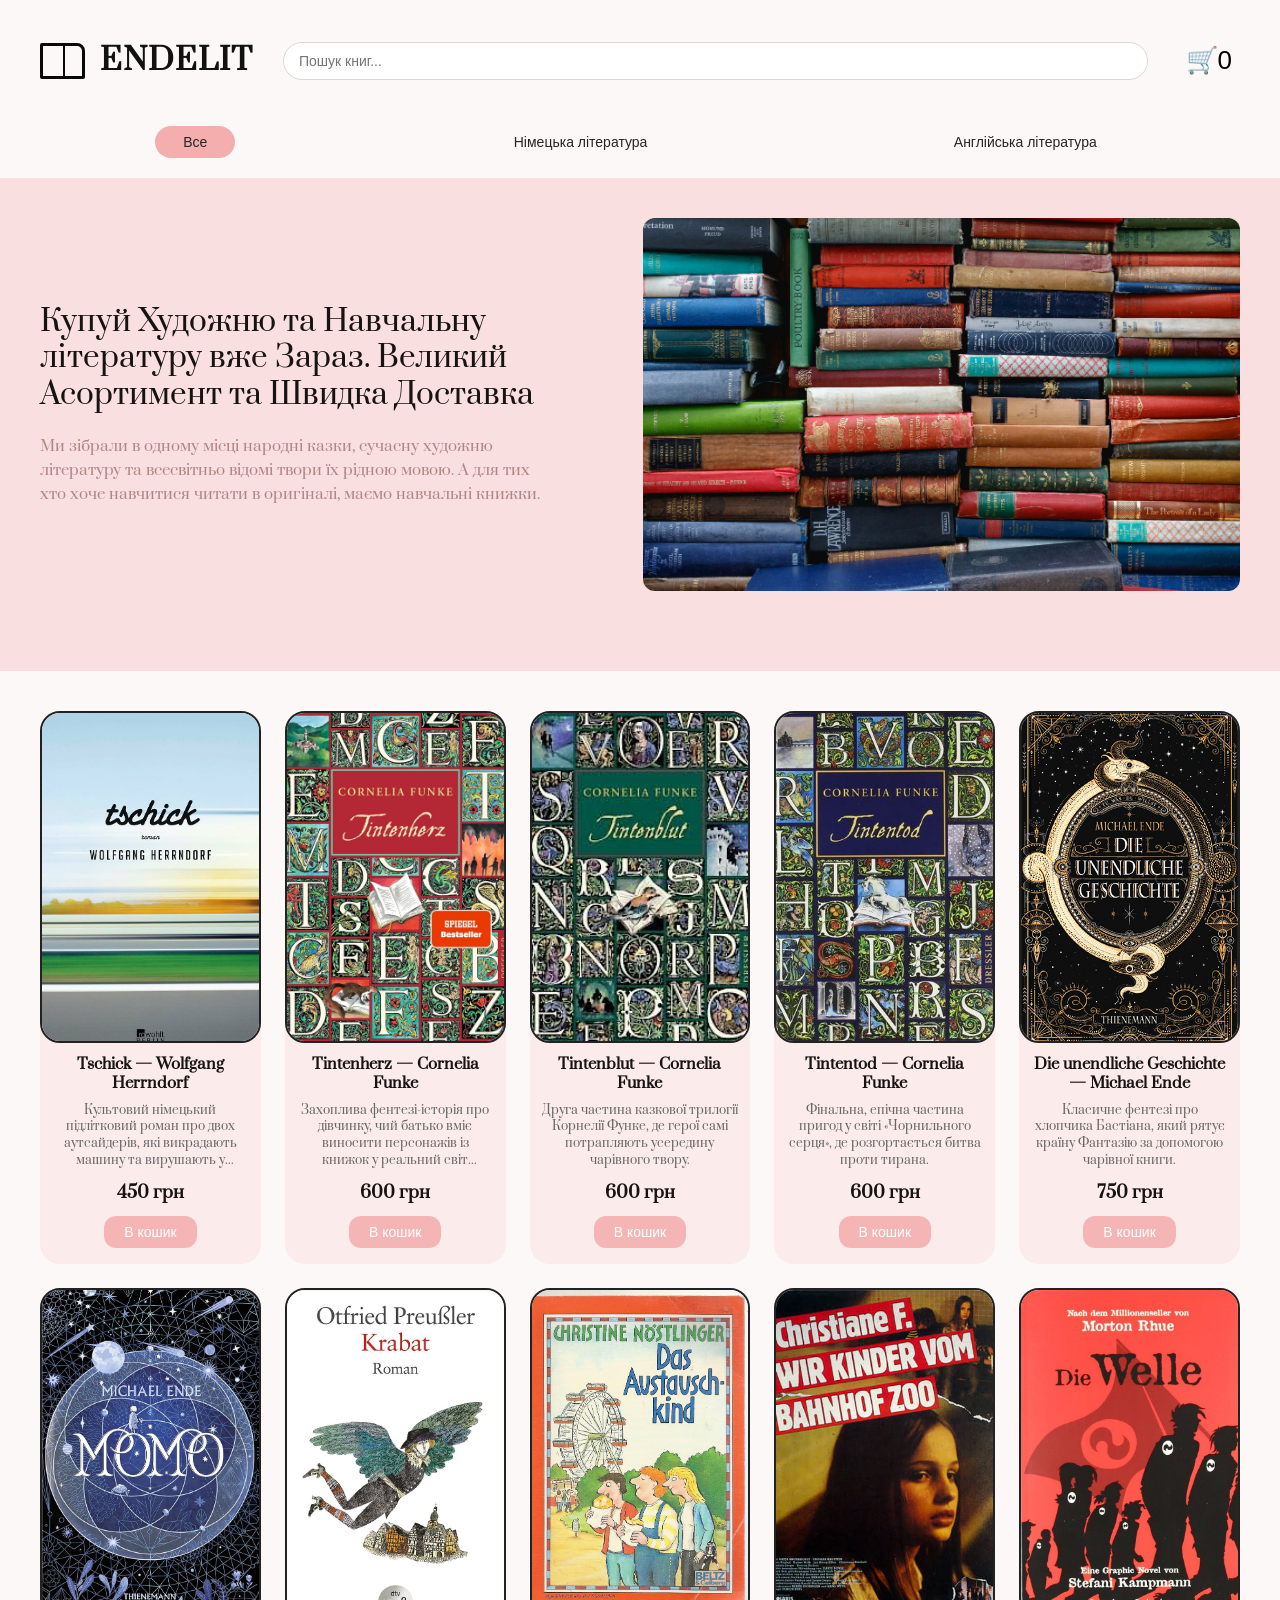
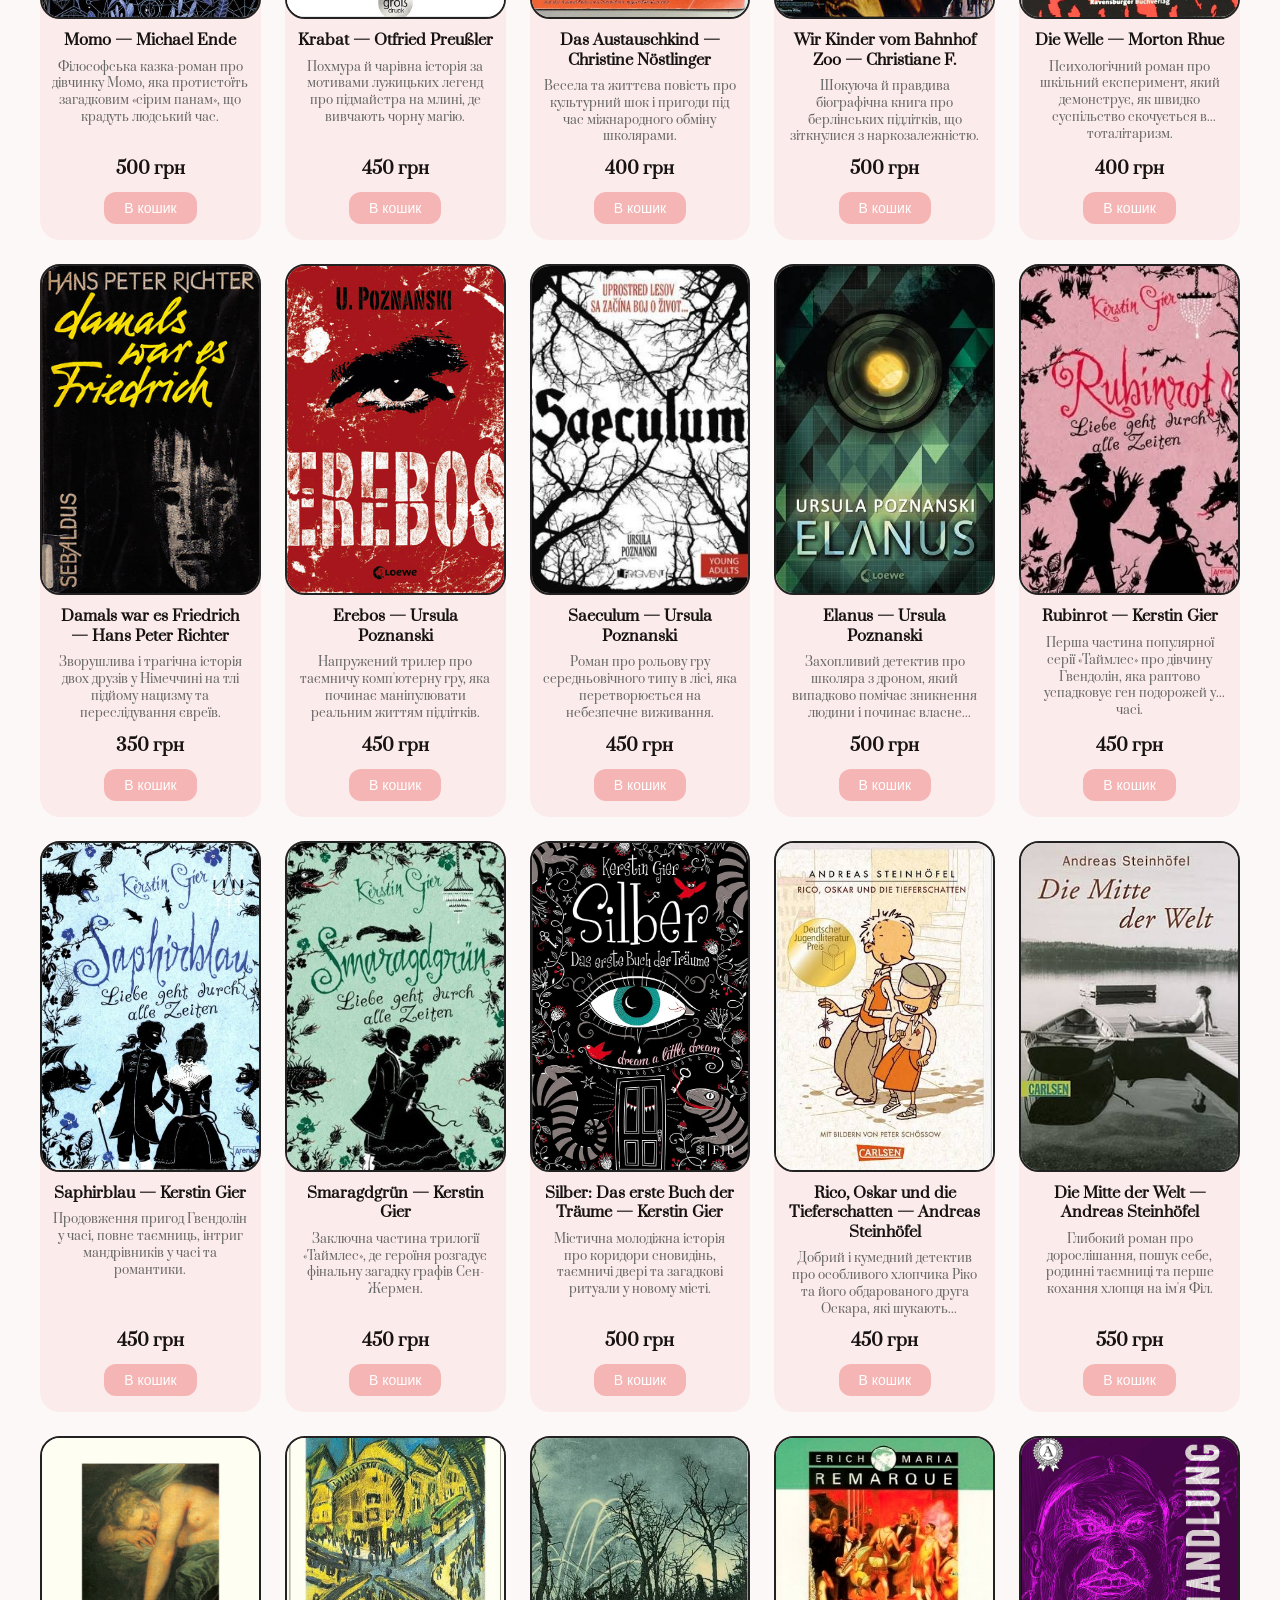
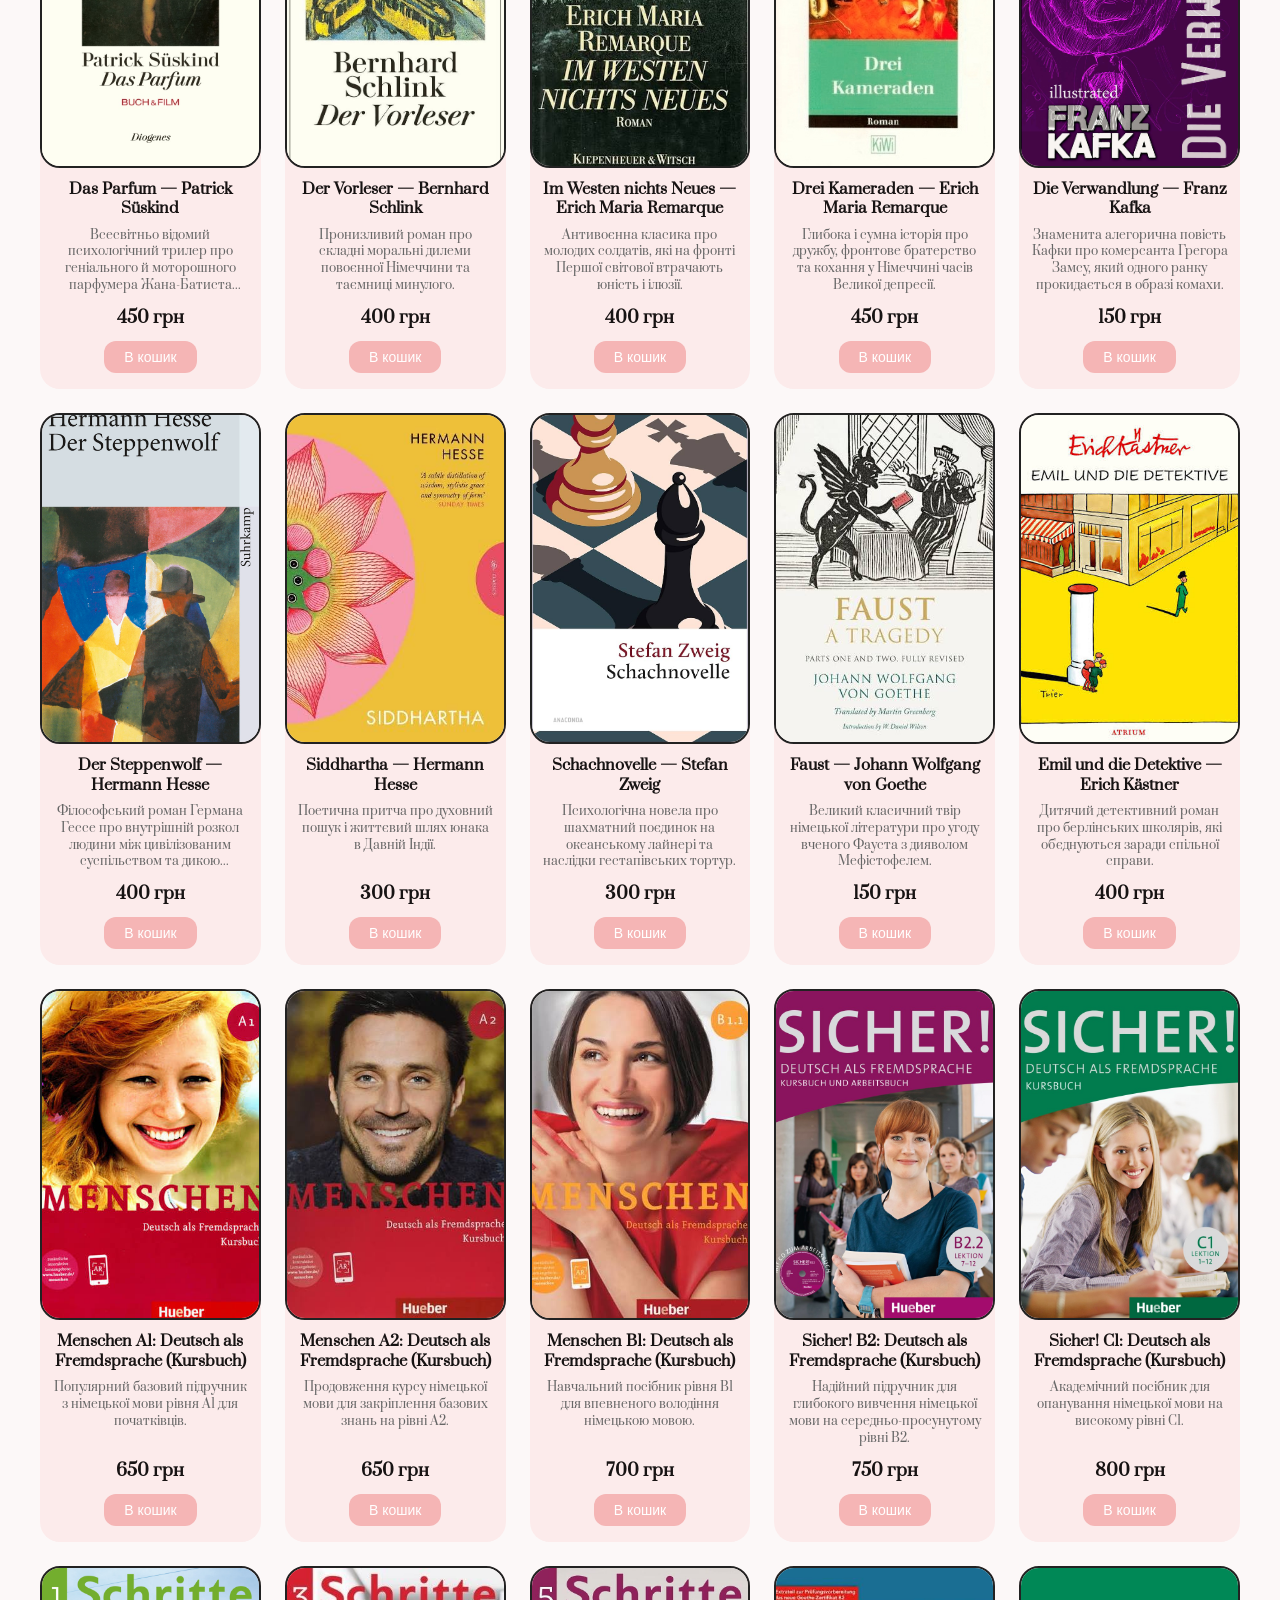
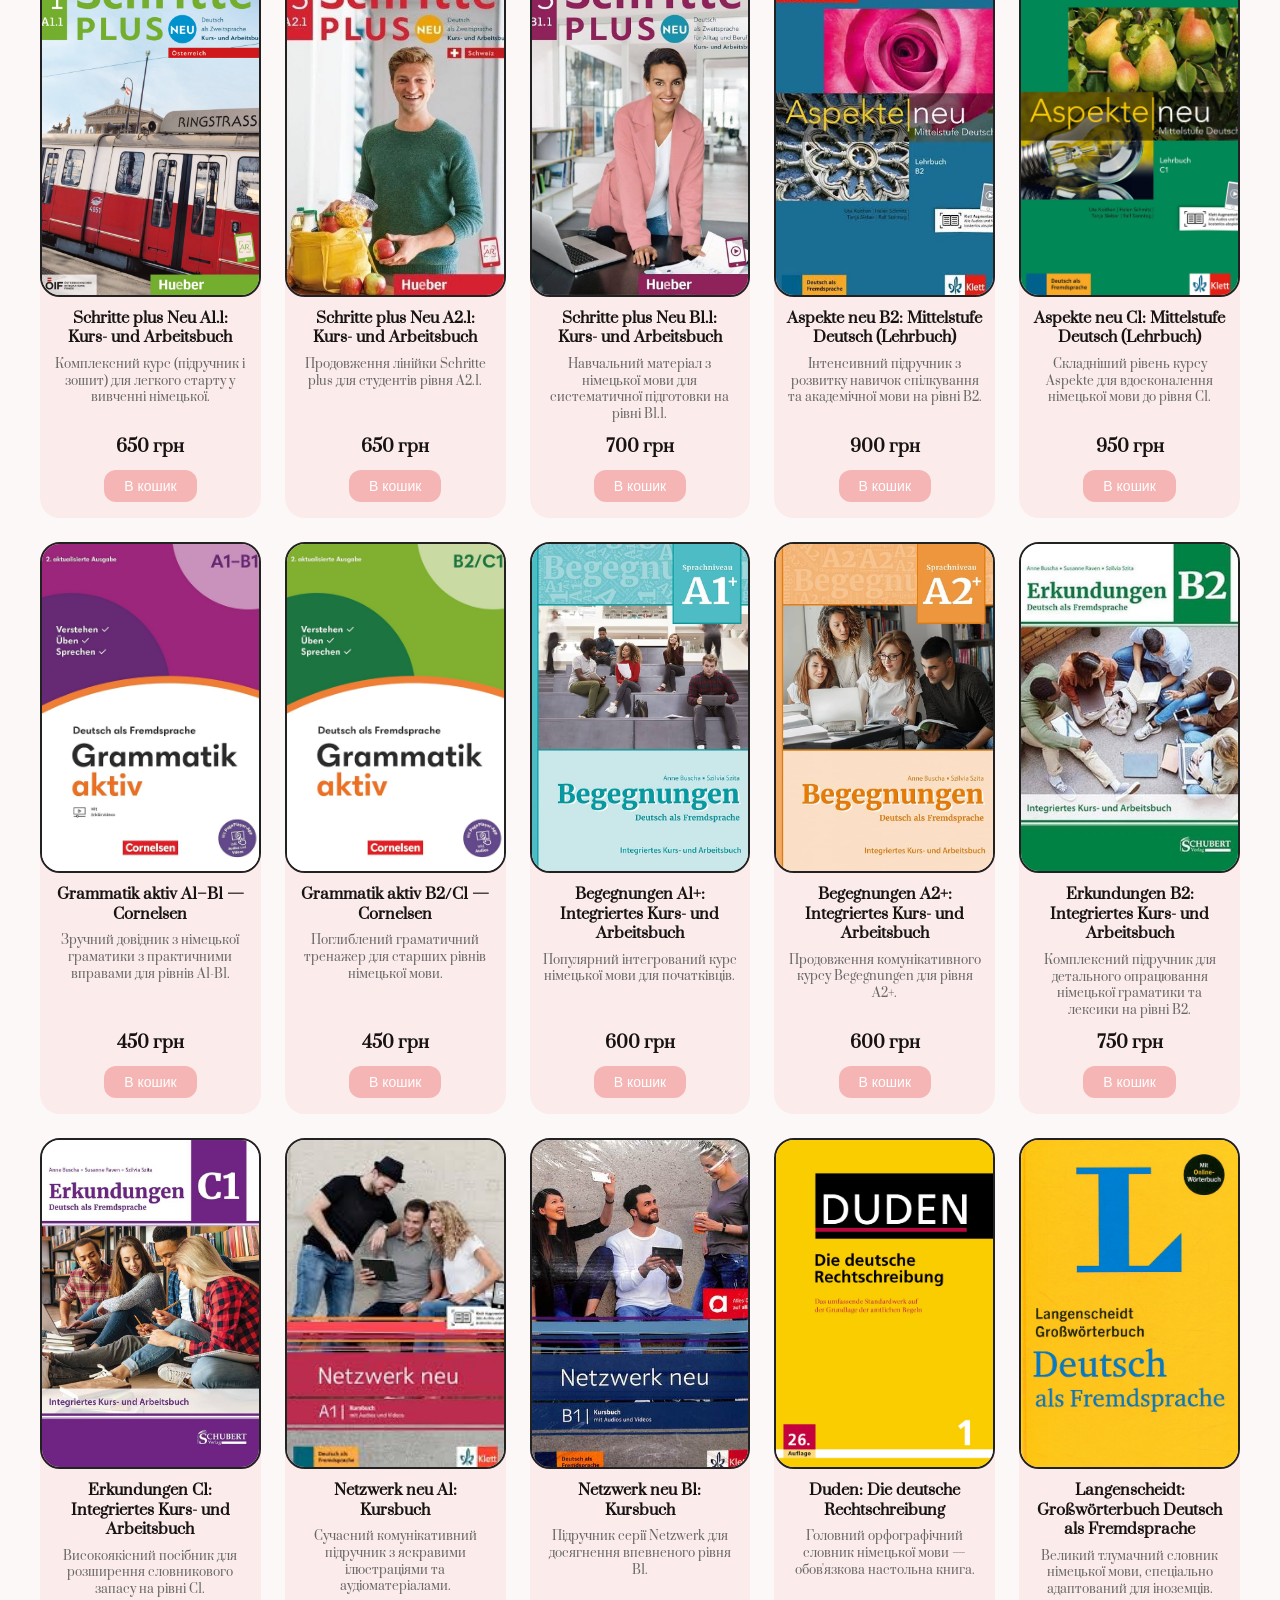
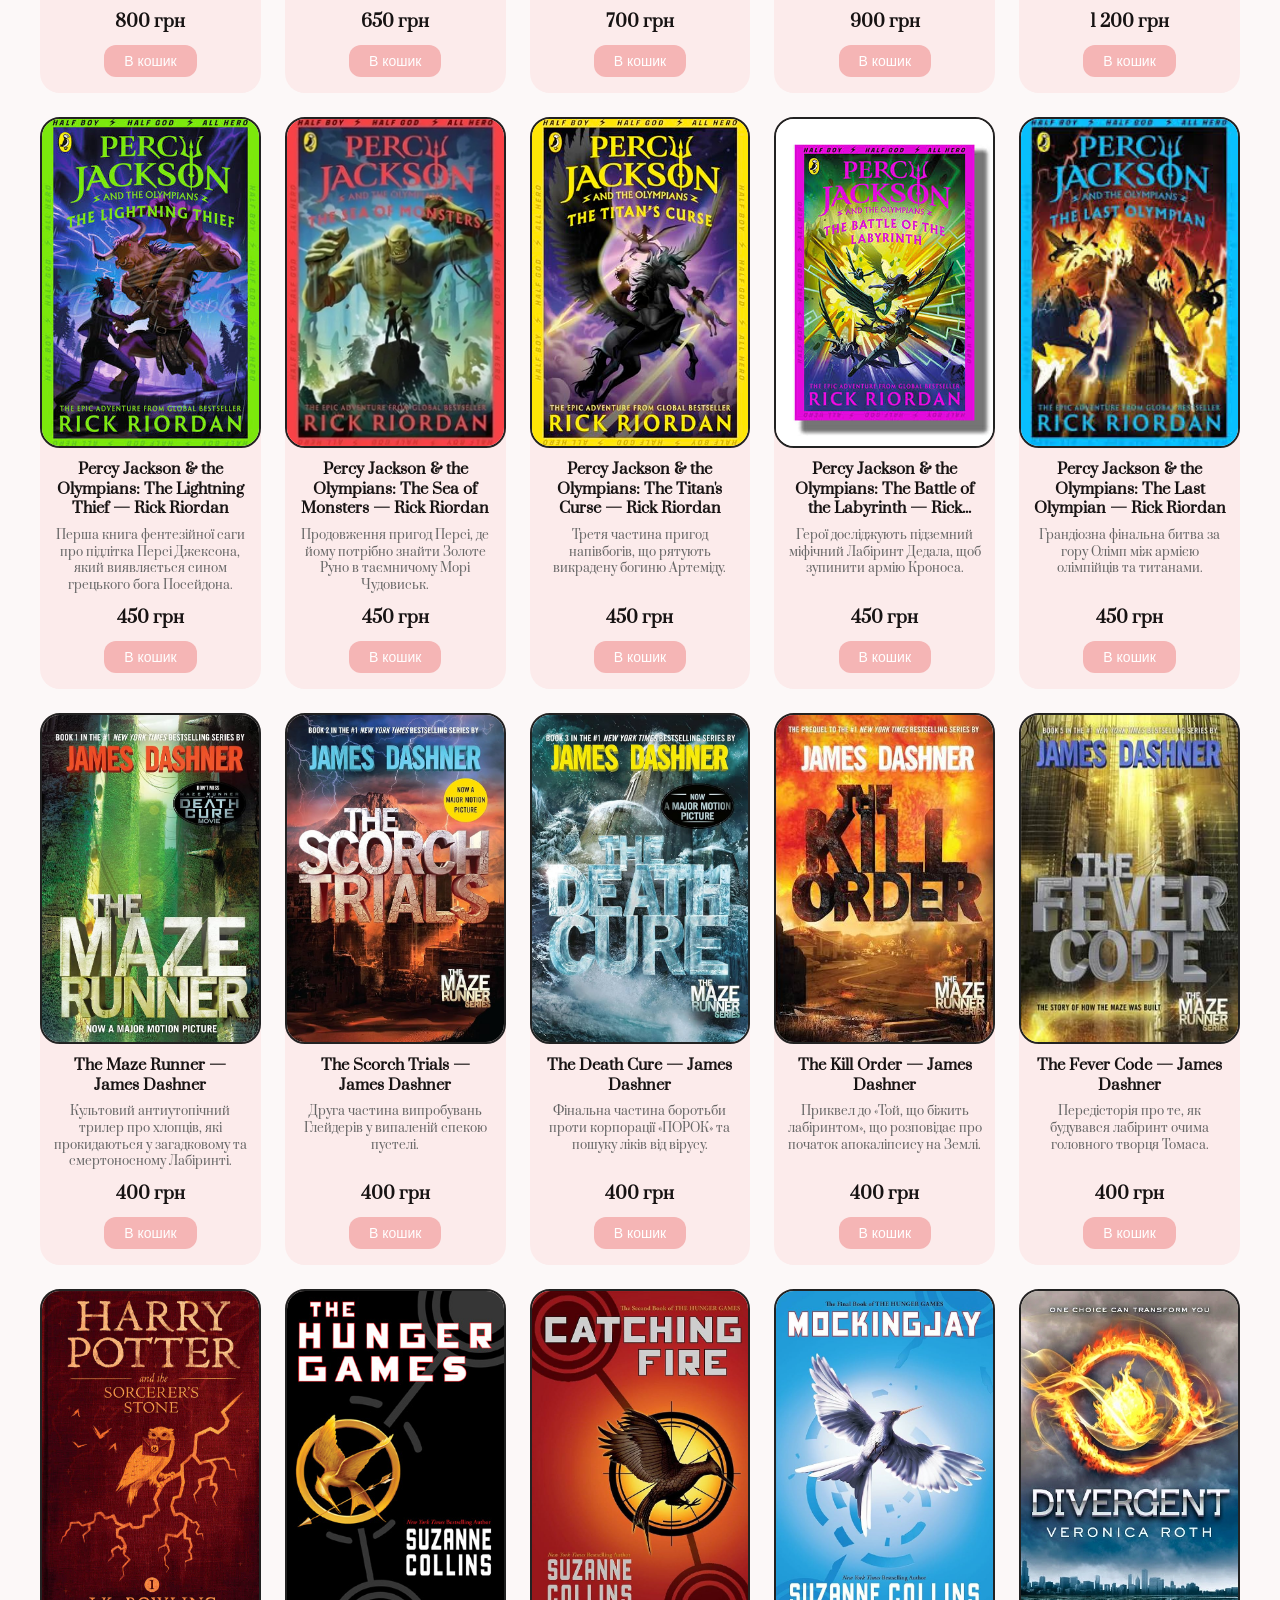
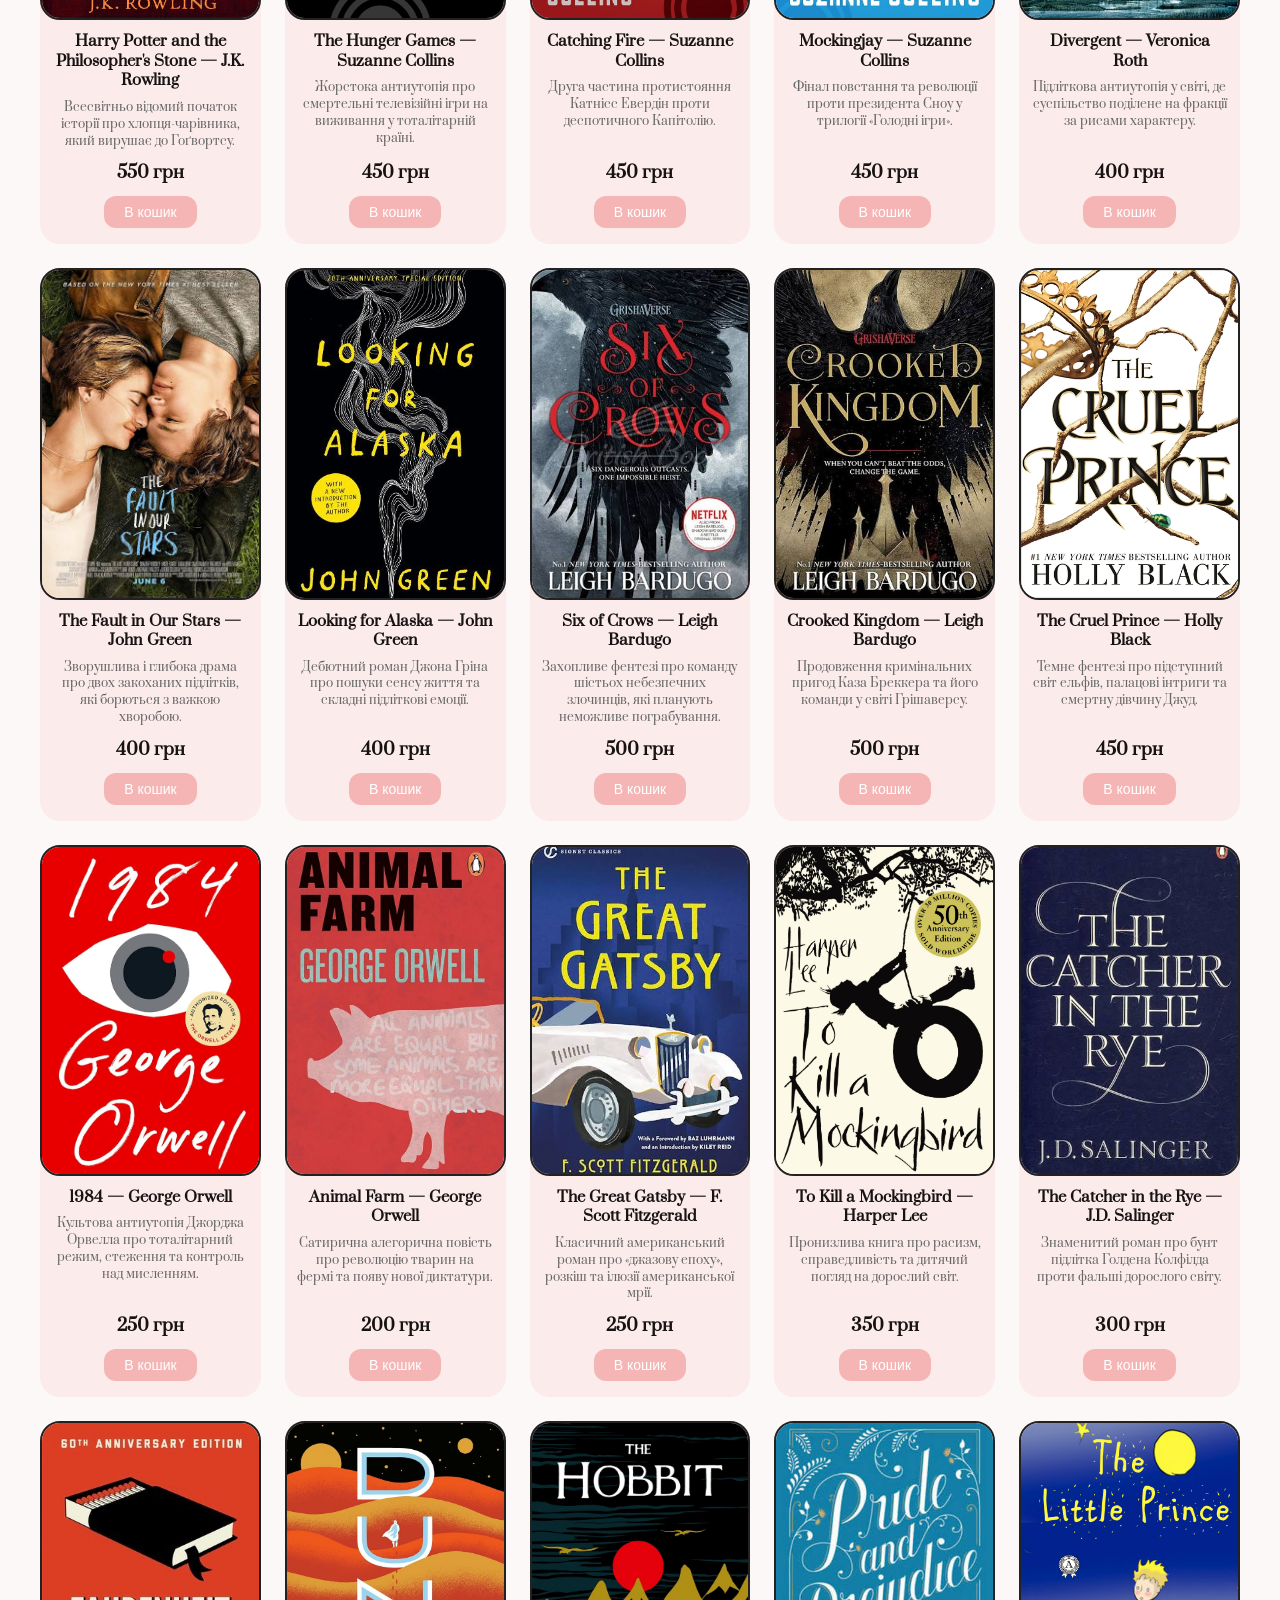
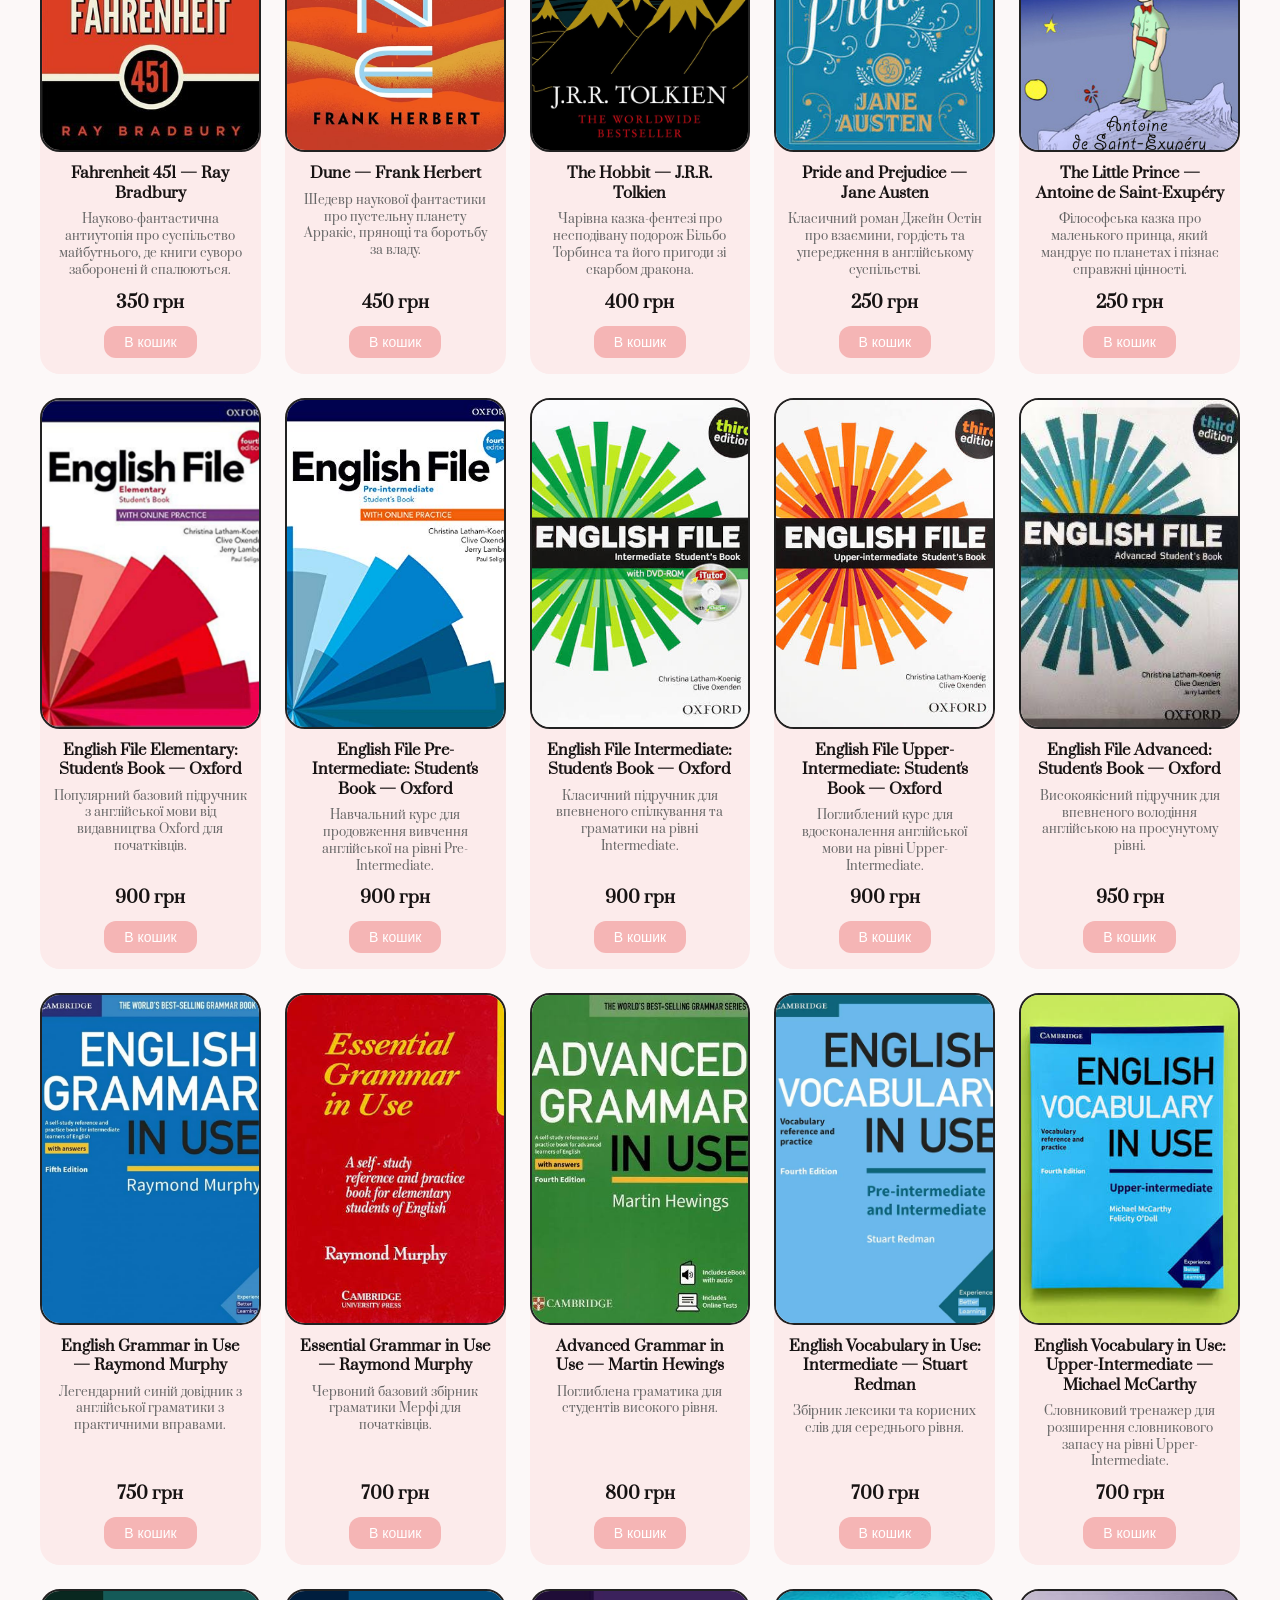
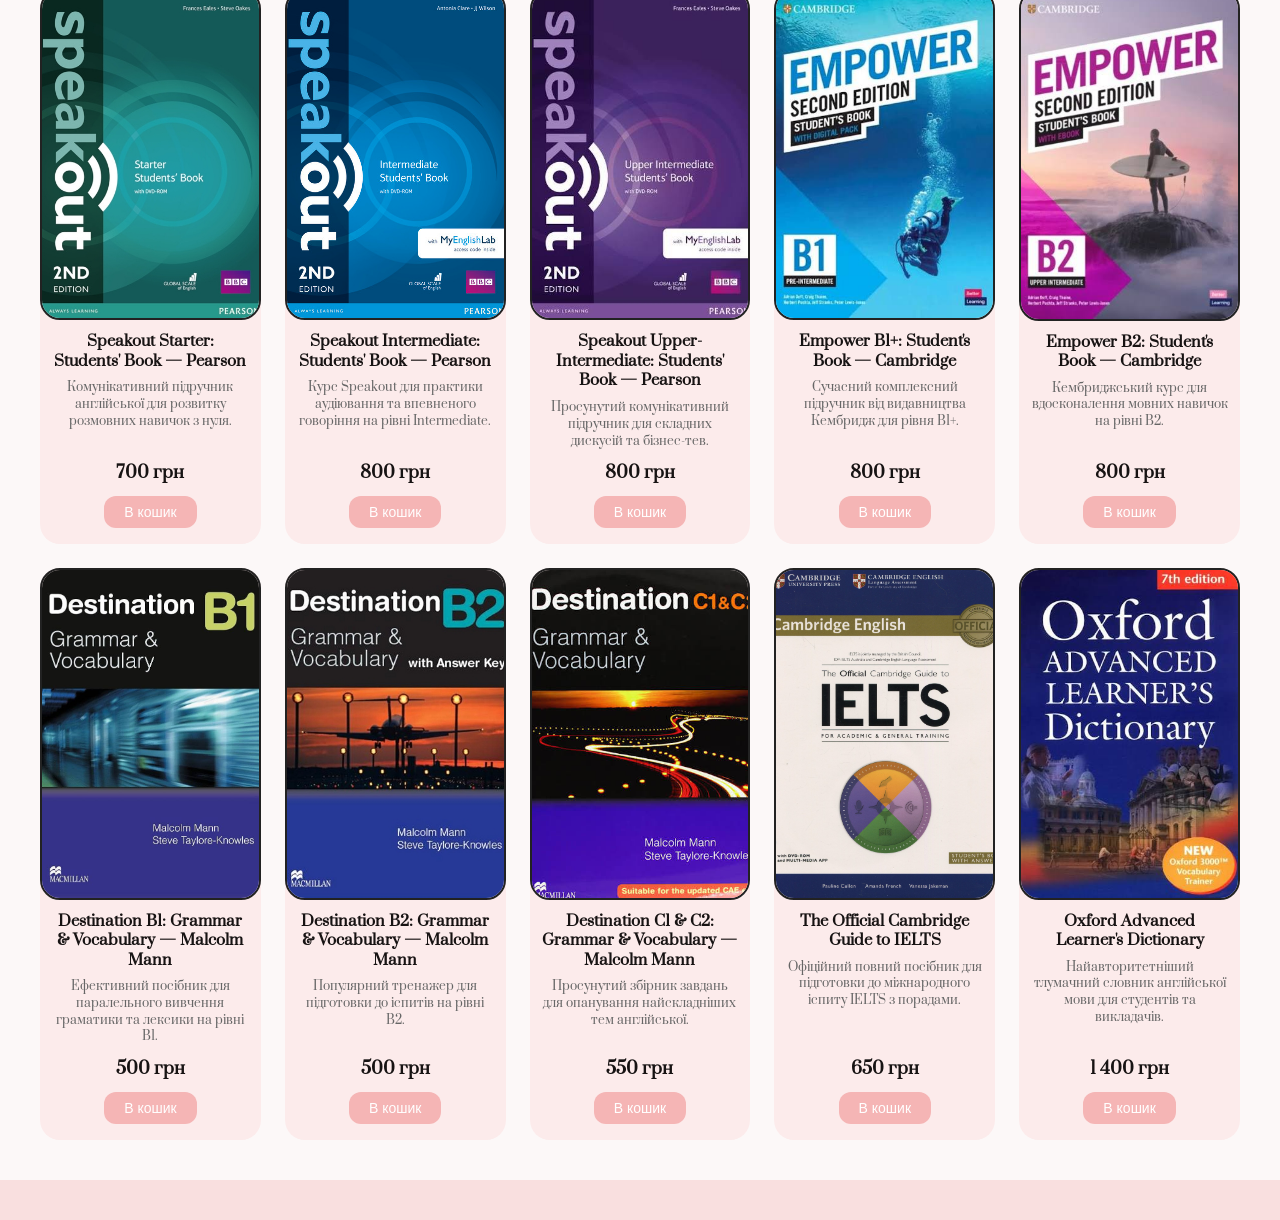
<file: index.html>
<!DOCTYPE html>
<html lang="uk">
<head>
    <meta charset="UTF-8">
    <meta name="viewport" content="width=device-width, initial-scale=1.0">
    <title>Endelit - Головна</title>
    <link rel="stylesheet" href="/css/style.css">
    <link rel="preconnect" href="https://fonts.googleapis.com">
    <link rel="preconnect" href="https://fonts.gstatic.com" crossorigin>
    <link href="https://fonts.googleapis.com/css2?family=Prata&display=swap" rel="stylesheet">
</head>
<body>

<header class="header">
    <div class="header-top">
        <a href="index.html" class="logo">
            <div class="icon-placeholder logo-icon-placeholder"></div>
            <span class="logo-text"><h1>ENDELIT</h1></span>
        </a>

        <div class="search-box">
            <input type="text" id="searchInput" placeholder="Пошук книг...">
        </div>

       
        <button type="button" class="cart-btn" id="cartBtn" aria-label="Кошик">
            🛒 <span id="cartCount">0</span>
        </button>
    </div>

   
    <nav class="categories">
        <a href="index.html" class="category-btn active">Все</a>
        <a href="deutsch.html" class="category-btn">Німецька література</a>
        <a href="english.html" class="category-btn">Англійська література</a>
    </nav>
</header>

<main class="main-content">
    <div class="hero-card">
        <div class="hero-text">
            <h1>Купуй Художню та Навчальну літературу вже Зараз. Великий Асортимент та Швидка Доставка</h1>
            <p>
                Ми зібрали в одному місці народні казки, сучасну художню літературу та 
                всесвітньо відомі твори їх рідною мовою. А для тих хто хоче навчитися 
                читати в оригіналі, маємо навчальні книжки.
            </p>
        </div>
        <div class="hero-image">
            <div class="img-placeholder">
                <img src="/images/book-1.jpg" alt="Hero book">
            </div>
        </div>
    </div>

    
   
</main>
 <section class="cards-list">
        <div id="productsGrid" data-page-category="all" class="books-grid"></div>
    </section>


<script src="/script.js"></script>
</body>
</html>
</file>
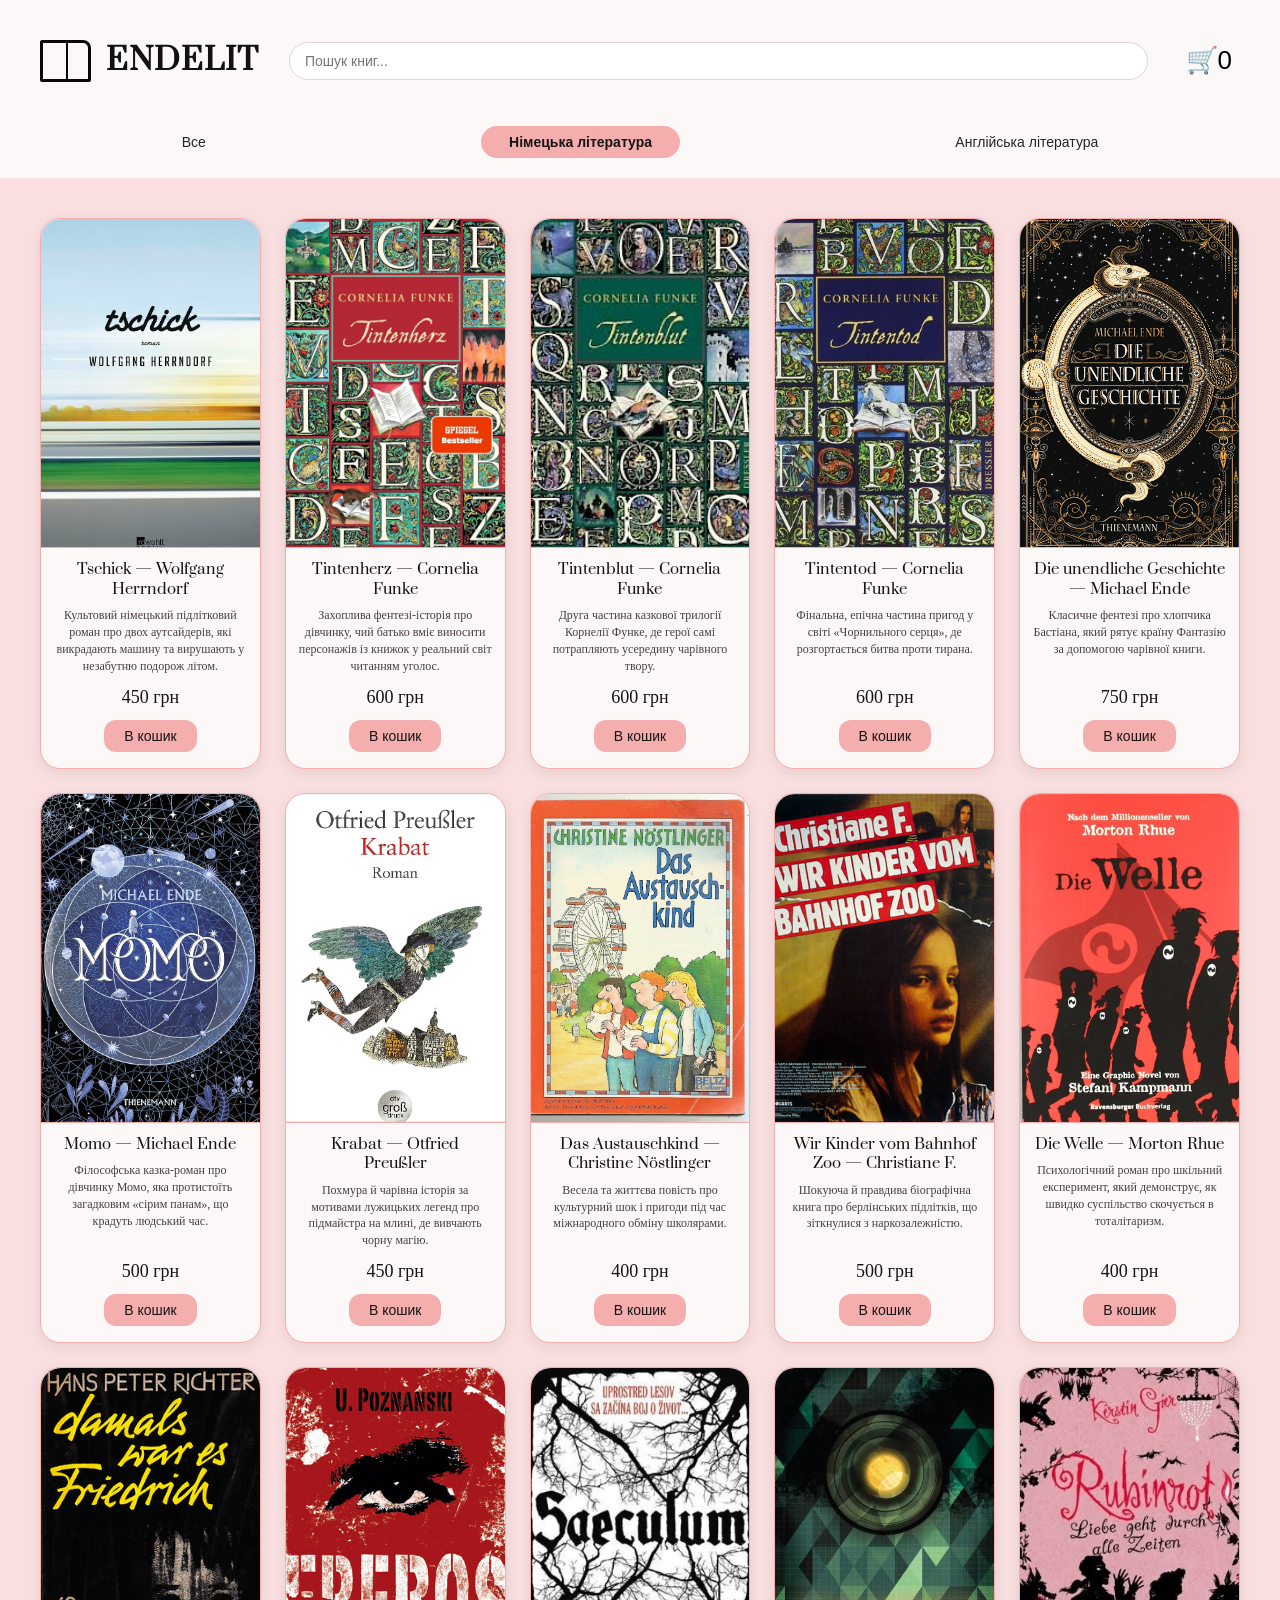
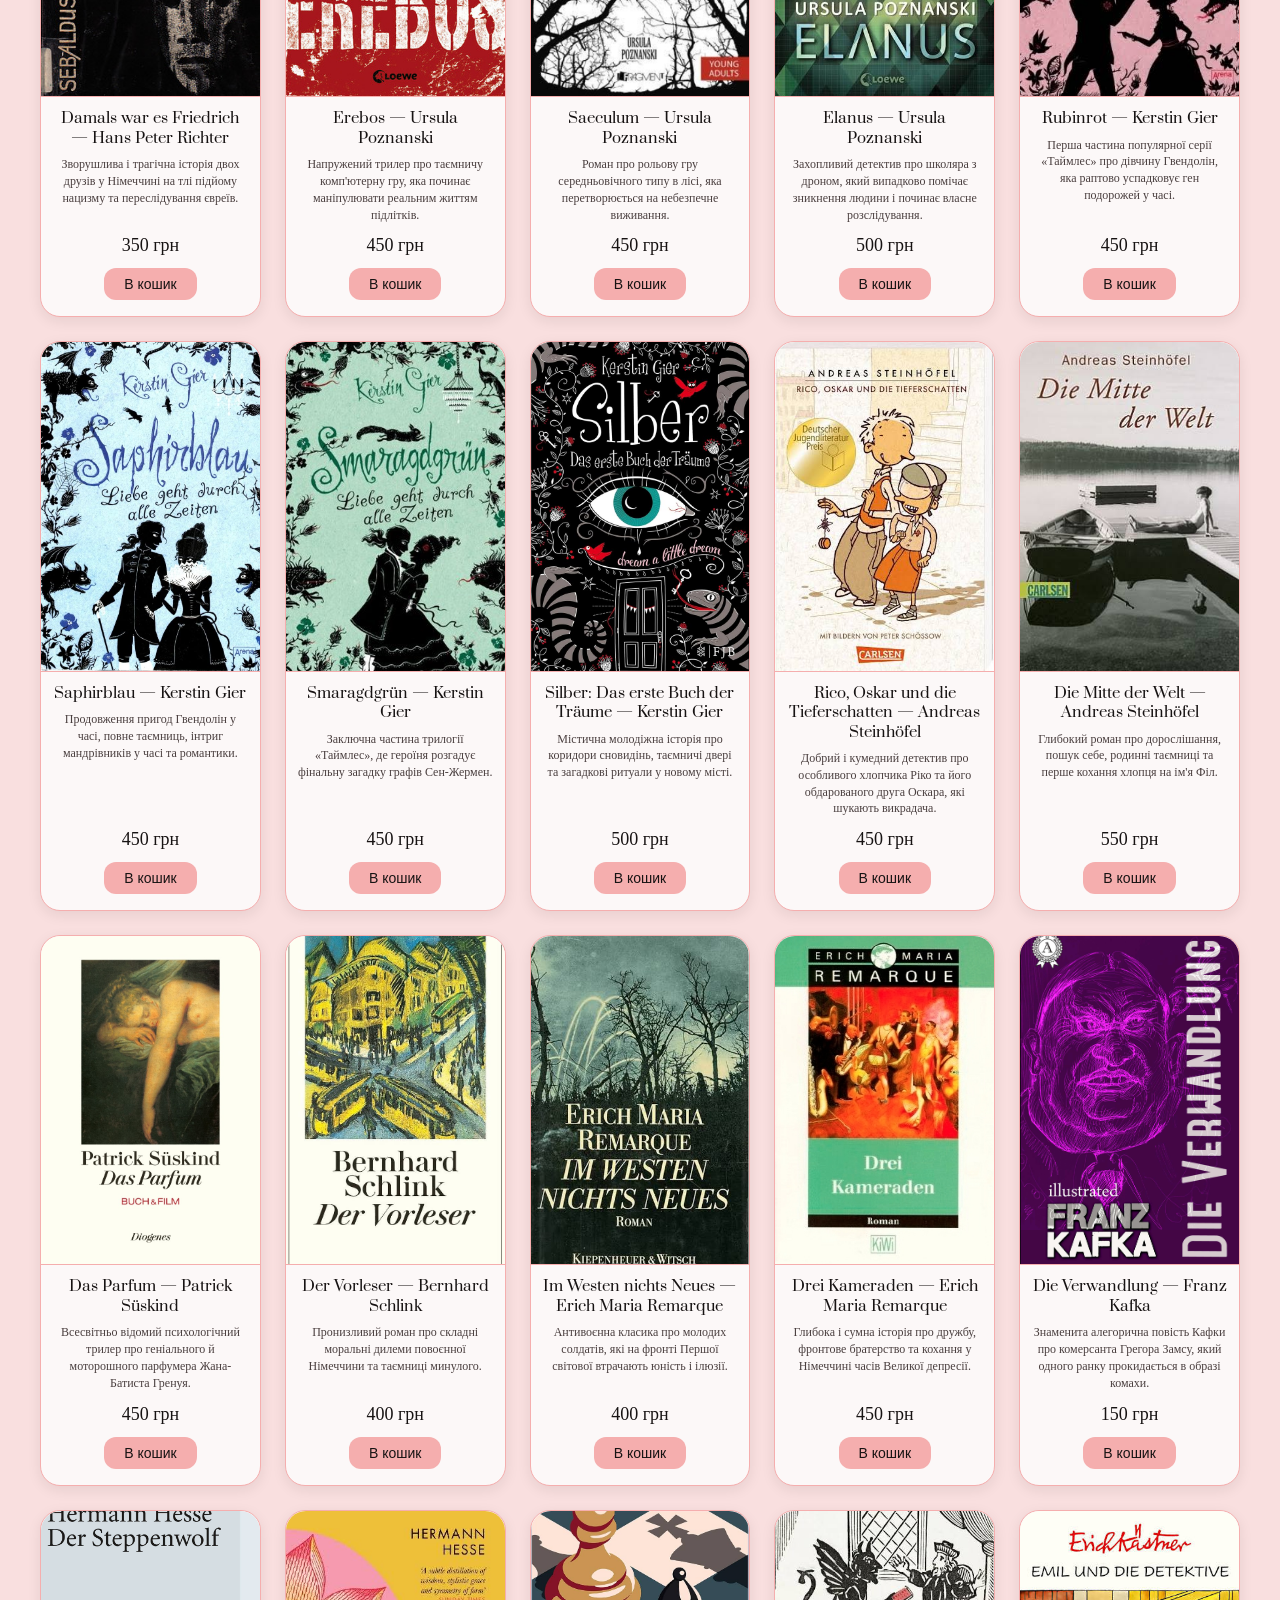
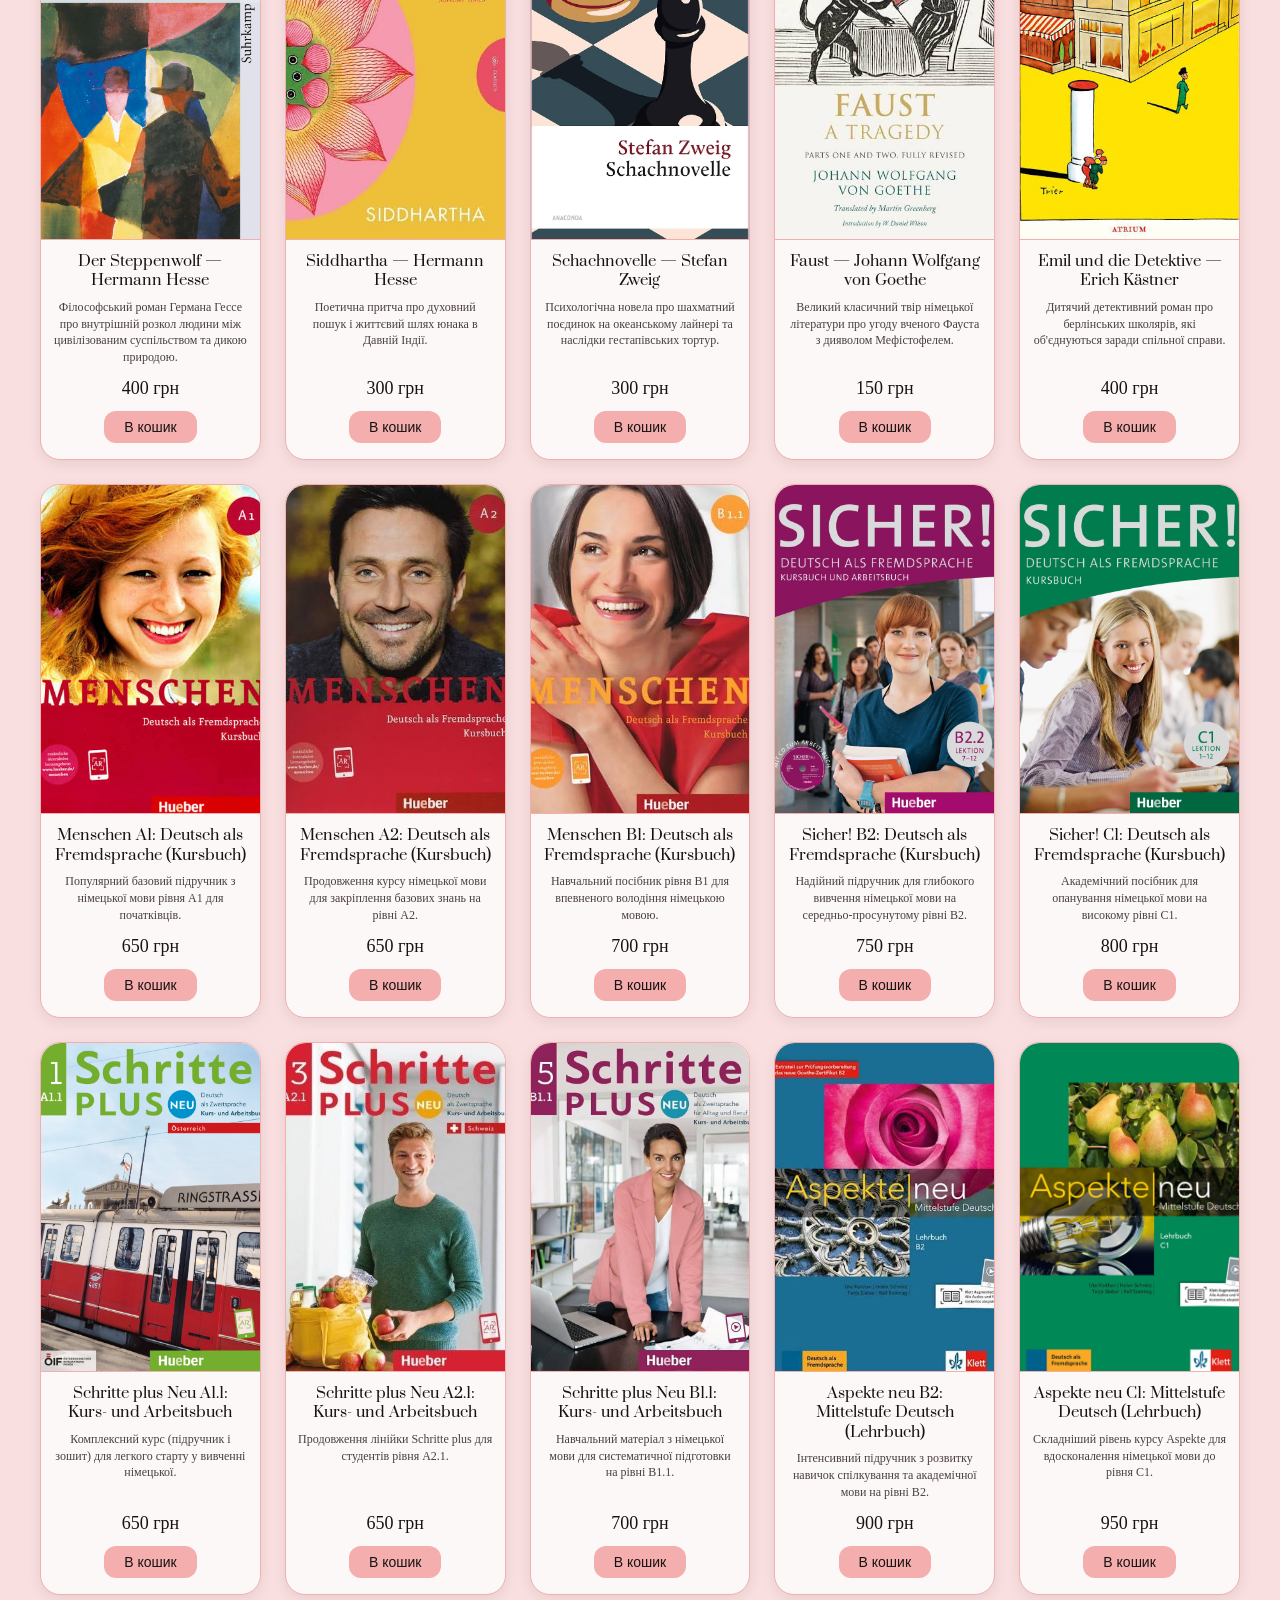
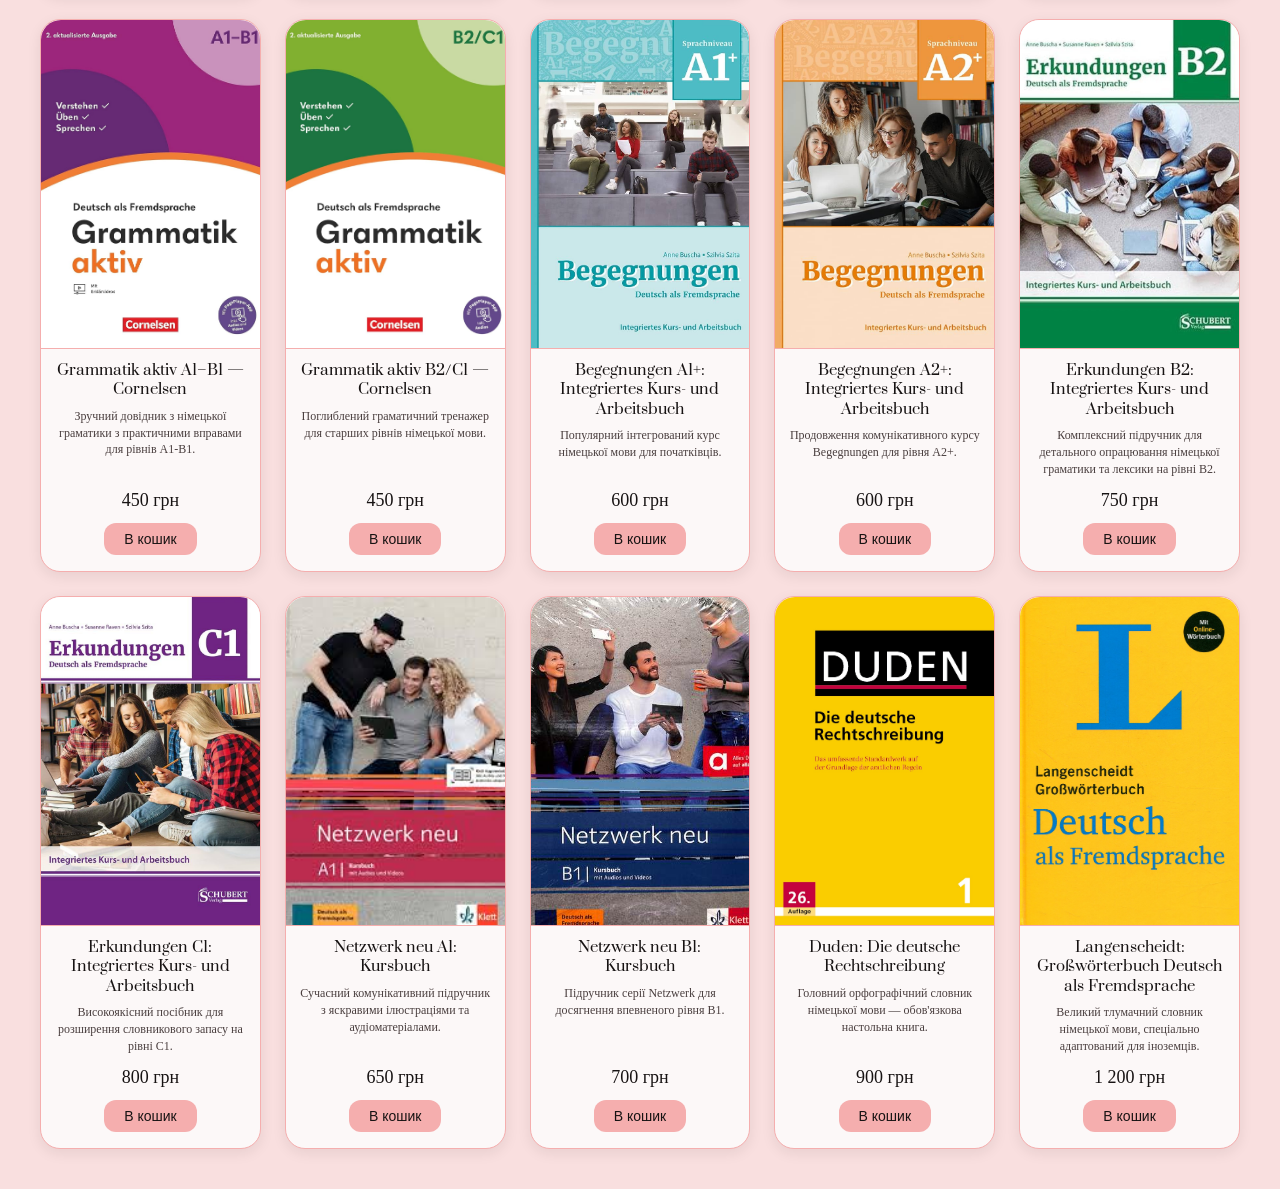
<file: deutsch.html>
<!DOCTYPE html>
<html lang="uk">
<head>
    <meta charset="UTF-8">
    <meta name="viewport" content="width=device-width, initial-scale=1.0">
    <title>Endelit - Німецька література</title>
    <link rel="stylesheet" href="/css/deutsch.css">
    <link rel="preconnect" href="https://fonts.googleapis.com">
    <link rel="preconnect" href="https://fonts.gstatic.com" crossorigin>
    <link href="https://fonts.googleapis.com/css2?family=Prata&display=swap" rel="stylesheet">
</head>
<body>

<header class="header">
    <div class="header-top">
        <a href="index.html" class="logo">
            <div class="icon-placeholder logo-icon-placeholder"></div>
            <span class="logo-text"><h1>ENDELIT</h1></span>
        </a>

        <div class="search-box">
            <input type="text" id="searchInput" placeholder="Пошук книг...">
        </div>

        <button type="button" class="cart-btn" id="cartBtn" aria-label="Кошик">
            🛒 <span id="cartCount">0</span>
        </button>
    </div>

    <nav class="categories">
        <a href="index.html" class="category-btn">Все</a>
        <a href="deutsch.html" class="category-btn active">Німецька література</a>
        <a href="english.html" class="category-btn">Англійська література</a>
    </nav>
</header>

<main class="main-content">
    <section class="cards-list">
       
        <div id="productsGrid" data-page-category="deutsch" class="books-grid"></div>
    </section>
</main>



<script src="/script.js"></script>
</body>
</html>
</file>
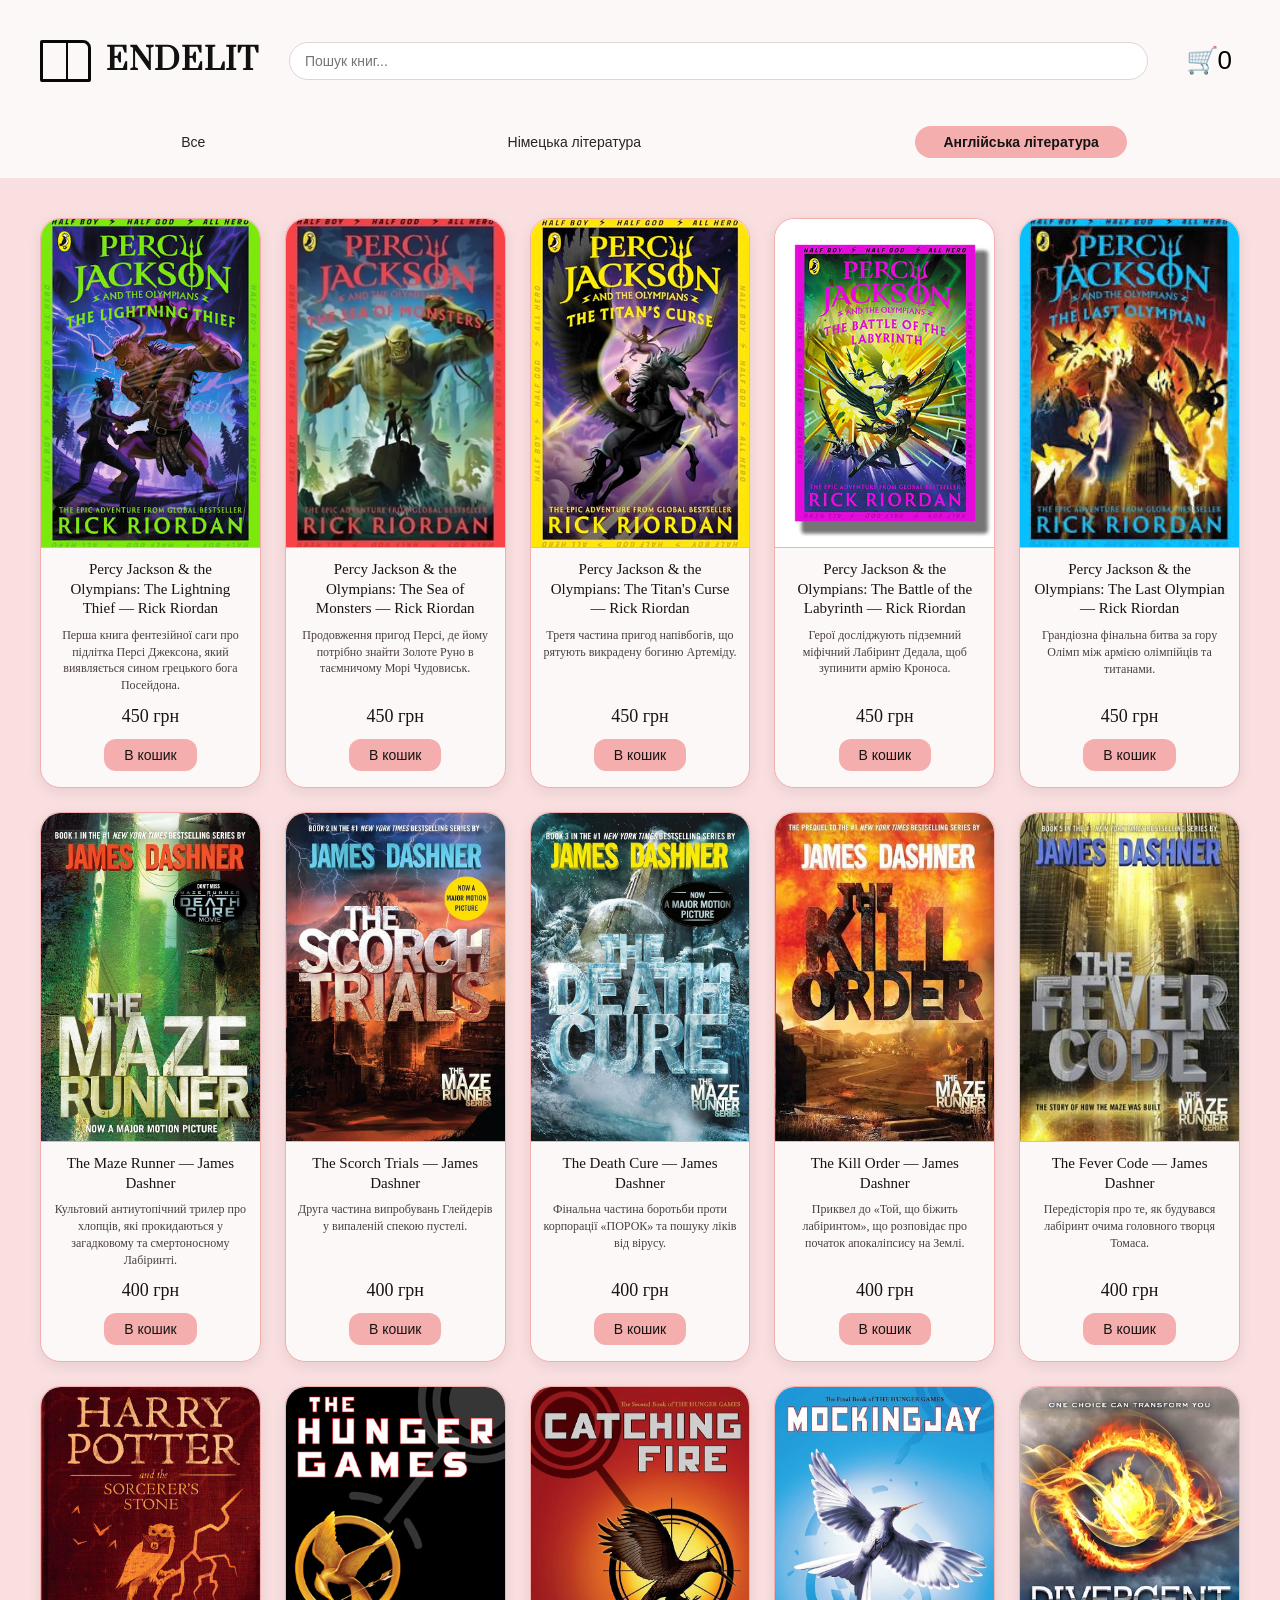
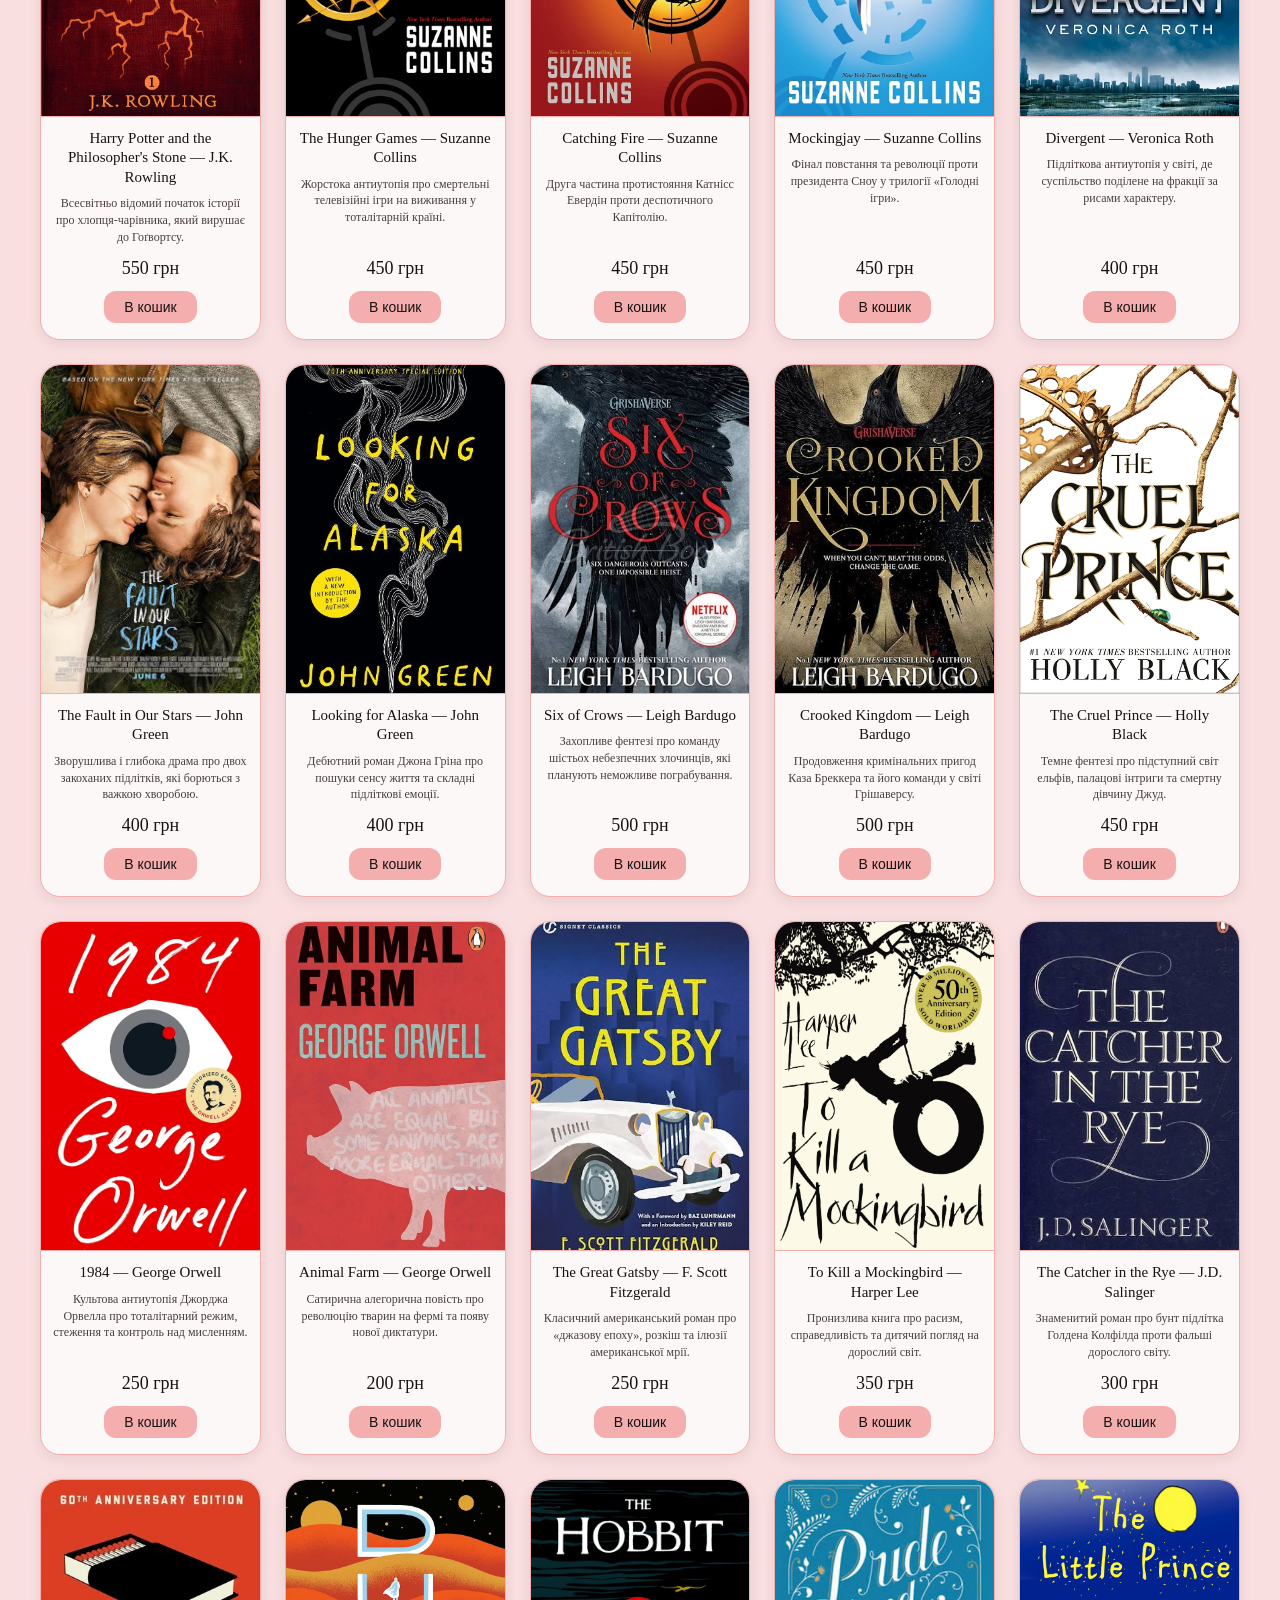
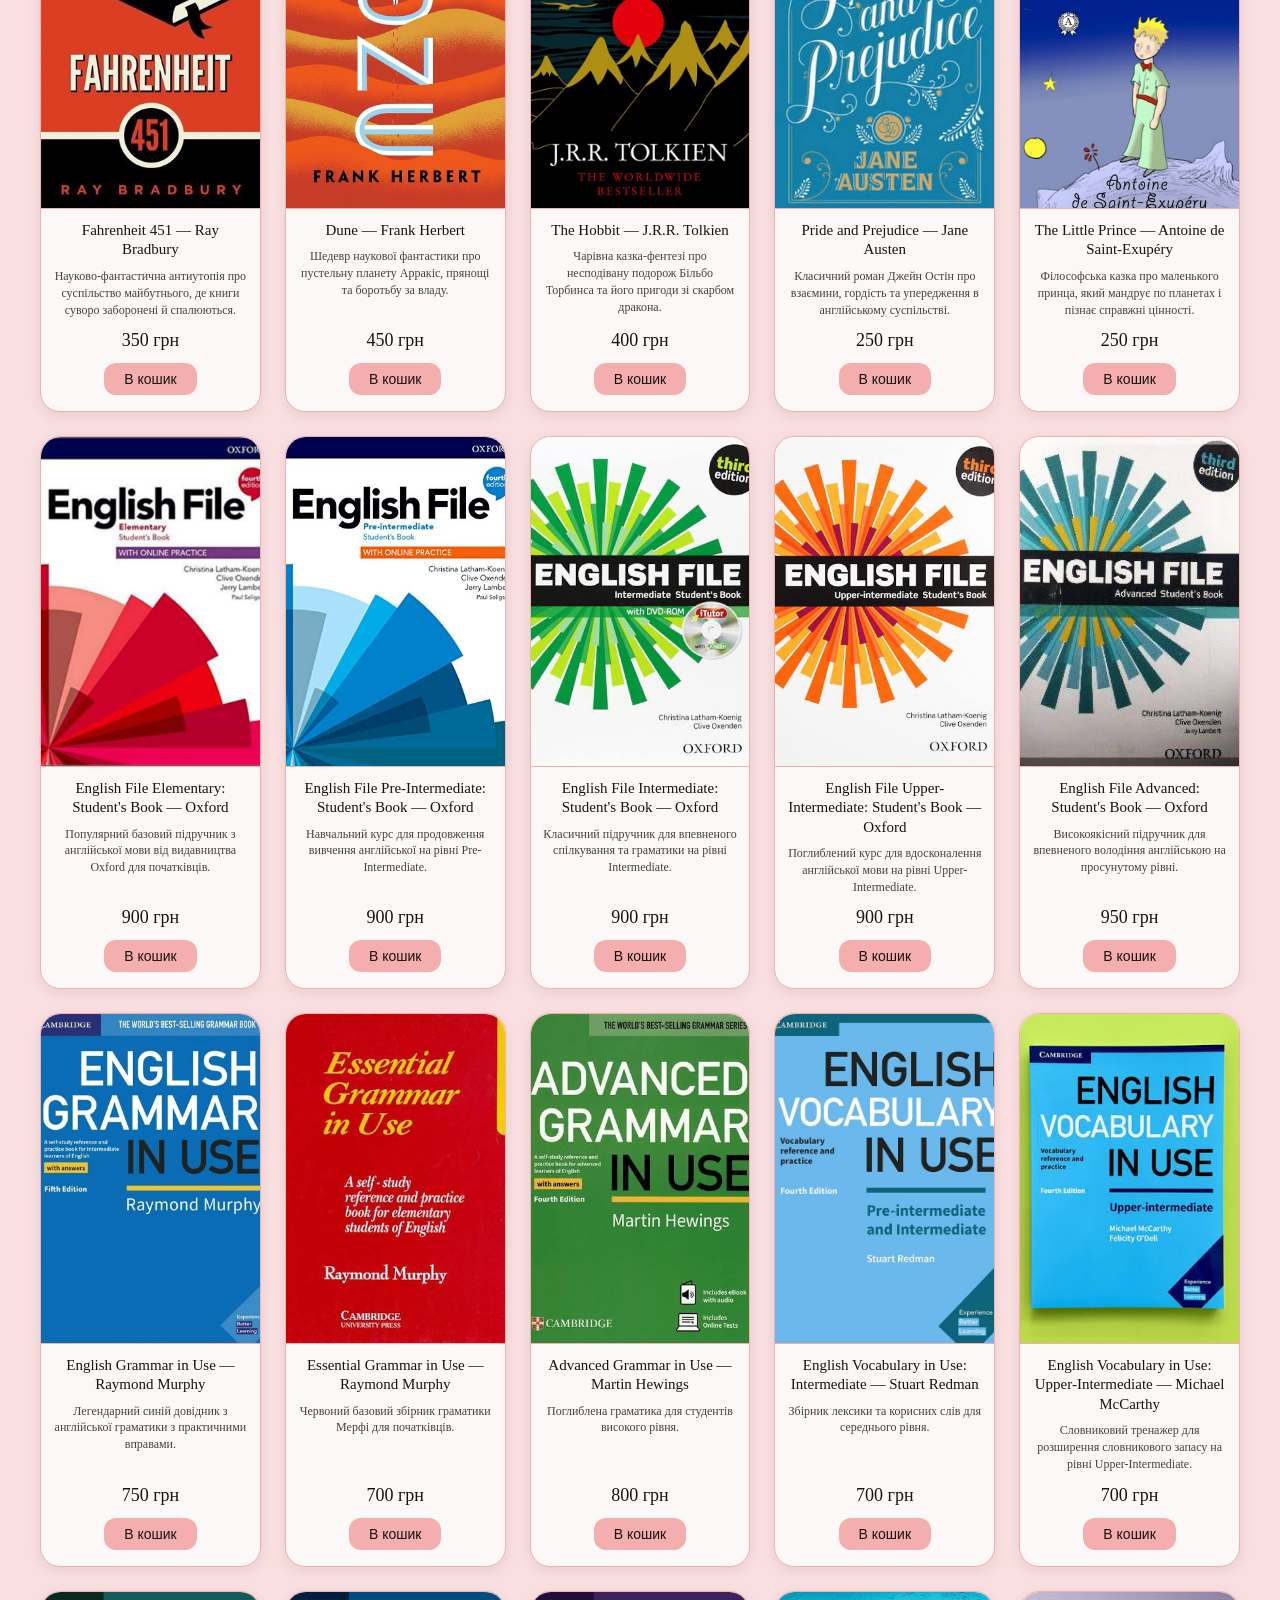
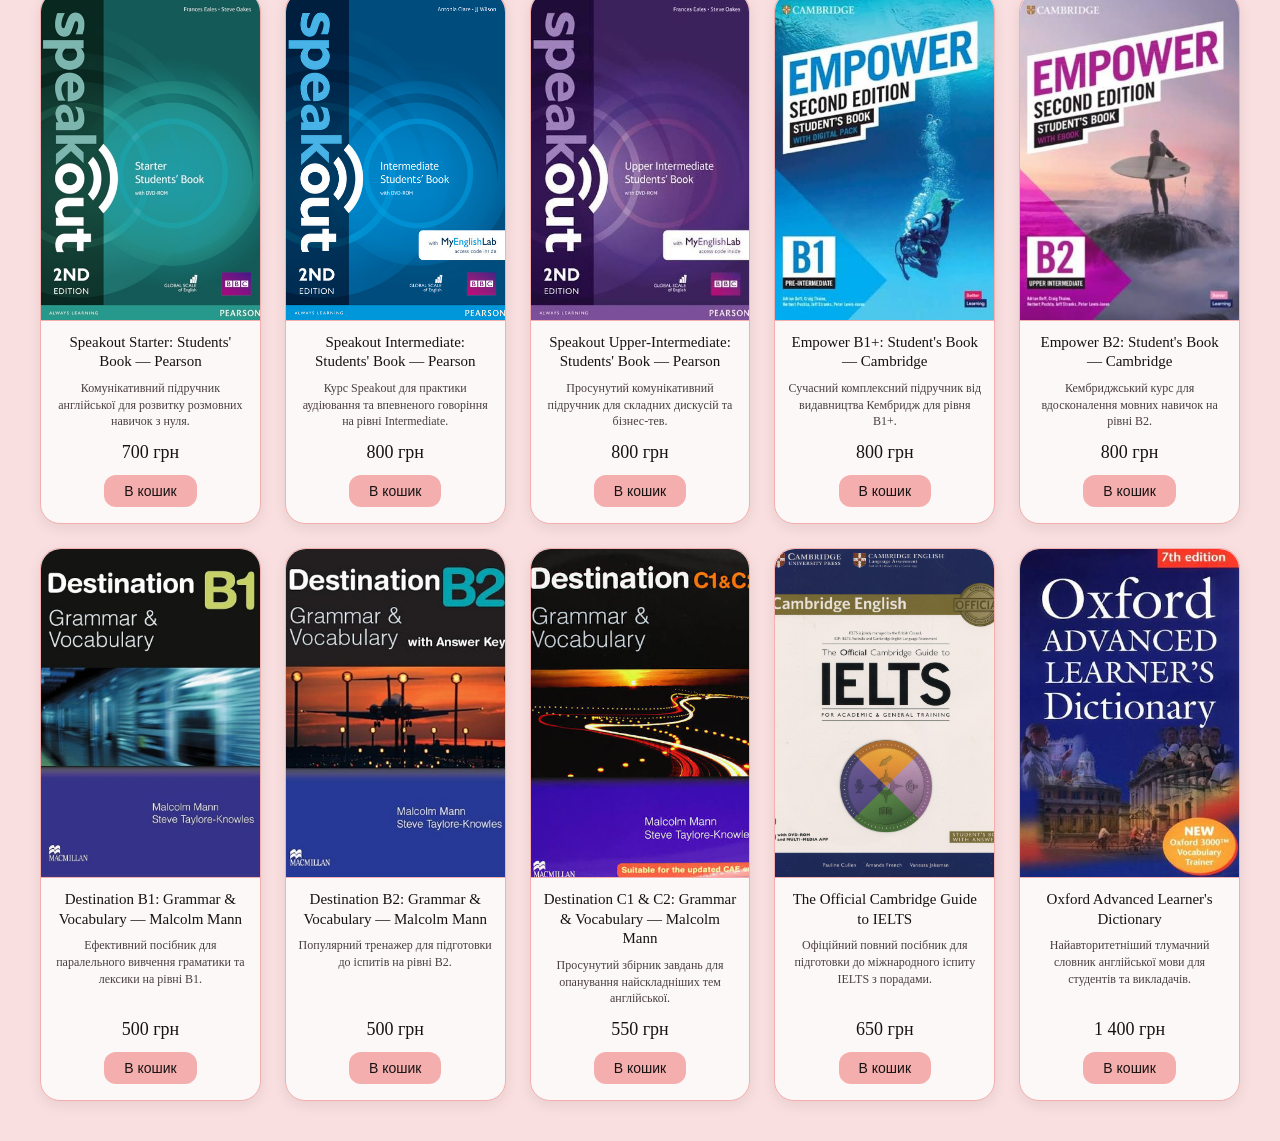
<file: english.html>
<!DOCTYPE html>
<html lang="uk">
<head>
    <meta charset="UTF-8">
    <meta name="viewport" content="width=device-width, initial-scale=1.0">
    <title>Endelit - Англійська література</title>
    <link rel="stylesheet" href="/css/english.css">
    <link rel="preconnect" href="https://fonts.googleapis.com">
    <link rel="preconnect" href="https://fonts.gstatic.com" crossorigin>
    <link href="https://fonts.googleapis.com/css2?family=Prata&display=swap" rel="stylesheet">
</head>
<body>

<header class="header">
    <div class="header-top">
        <a href="index.html" class="logo">
            <div class="icon-placeholder logo-icon-placeholder"></div>
            <span class="logo-text"><h1>ENDELIT</h1></span>
        </a>

        <div class="search-box">
            <input type="text" id="searchInput" placeholder="Пошук книг...">
        </div>

        <button type="button" class="cart-btn" id="cartBtn" aria-label="Кошик">
            🛒 <span id="cartCount">0</span>
        </button>
    </div>

    <nav class="categories">
        <a href="index.html" class="category-btn">Все</a>
        <a href="deutsch.html" class="category-btn">Німецька література</a>
        <a href="english.html" class="category-btn active">Англійська література</a>
    </nav>
</header>

<main class="main-content">
    <section class="cards-list">
        <!-- Атрибут кастомной категории для этой страницы -->
        <div id="productsGrid" data-page-category="english" class="books-grid"></div>
    </section>
</main>

<!-- Модальное окно корзины -->


<script src="/script.js"></script>
</body>
</html>
</file>
<file: css/style.css>
/* ===== ОСНОВНІ НАЛАШТУВАННЯ ===== */
* {
    box-sizing: border-box;
}

body {
    margin: 0;
    padding: 0;
    font-family: "Prata", Georgia, serif;
    background-color: #F9DFDF;
    color: #171313;
}

/* ===== ШАПКА САЙТУ ===== */
.header {
    width: 100%;
    background-color: #FCF8F8;
    padding: 20px 40px;
    box-shadow: 0 2px 5px rgba(0,0,0,0.03);
}

.header-top {
    max-width: 1350px;
    margin: 0 auto;
    display: flex;
    align-items: center;
    justify-content: space-between;
    gap: 30px;
}

/* ЛОГОТИП */
.logo {
    display: flex;
    align-items: center;
    gap: 15px;
    text-decoration: none;
    color: #111;
}

.logo-text {
    font-family: "Prata", Georgia, serif;
    font-size: 15px;
    font-weight: 400;
    letter-spacing: 1px;
}

/* ИКОНКА КНИГИ В ЛОГОТИПЕ */
.logo-icon-placeholder {
    width: 45px;
    height: 36px;
    border: 3px solid #080808;
    border-radius: 2px 8px 2px 2px;
    position: relative;
}

.logo-icon-placeholder::before {
    content: "";
    position: absolute;
    height: 100%;
    width: 2px;
    background-color: #080808;
    left: 50%;
    top: 0;
}

/* СТРОКА ПОИСКА */
.search-box {
    display: flex;
    flex: 1;
}

.search-box input {
    width: 100%;
    padding: 10px 15px;
    border-radius: 20px;
    border: 1px solid #e0d5d5;
    background-color: #fff;
    font-size: 14px;
    outline: none;
}

.search-icon {
    position: absolute;
    left: 14px;
    top: 50%;
    transform: translateY(-50%);
    font-size: 14px;
    color: #888;
}

/* ИКОНКА КОРЗИНЫ */
.cart-icon {
    font-size: 22px;
    cursor: pointer;
}

.cart-btn {
    background: transparent;
    border: none;
    font-size: 26px;
    cursor: pointer;
    padding: 8px;
    border-radius: 50%;
    display: flex;
    align-items: center;
    justify-content: center;
    flex-shrink: 0;
    transition: background-color 0.2s ease, transform 0.2s ease;
}

.cart-btn:hover {
    background-color: #F9DFDF;
    transform: scale(1.08);
}

/* КАТЕГОРИИ (Кнопки под шапкой) */
.categories {
    width: 100%;
    margin-top: 25px;
    display: flex;
    justify-content: space-around;
    align-items: center;
    gap: 20px;
}

.category-btn {
    border: none;
    background: transparent;
    padding: 8px 28px;
    border-radius: 20px;
    font-size: 14px;
    font-family: Arial, sans-serif;
    color: #292323;
    white-space: nowrap;
    cursor: pointer;
    transition: 0.3s ease;
    text-decoration: none;
}

.category-btn:hover {
    background-color: #F9DFDF;
    transform: translateY(-3px);
}

.category-btn.active {
    background-color: #F5AEAE;
}

/* ===== ГОЛОВНА СЕКЦІЯ (Hero) ===== */
.main-content {
    background-color: #F9DFDF;
    width: 100%;
    padding: 40px 40px;
}

.hero-card {
    max-width: 1350px;
    margin: 0 auto;
    display: grid;
    grid-template-columns: 1fr 1.1fr;
    align-items: center;
    gap: 60px;
}

/* ТЕКСТ */
.hero-text h1 {
    font-size: clamp(28px, 2.3vw, 38px);
    line-height: 1.25;
    font-weight: 500;
    margin: 0 0 20px;
    color: #171313;
}

.hero-text p {
    font-size: 15px;
    line-height: 1.6;
    color: #b08585;
    margin: 0;
    max-width: 500px;
}

/* ФОТОГРАФІЯ */
.hero-image {
    width: 100%;
}

.img-placeholder {
    width: 100%;
    aspect-ratio: 16 / 10;
    overflow: hidden;
    border-radius: 12px;
    background-color: #E8CACA;
}

.img-placeholder img {
    display: block;
    width: 100%;
    height: 100%;
    object-fit: cover;
}

/* ===== СЕКЦІЯ ВСІХ КНИГ В КОНЦІ ===== */
.all-books-section {
    background-color: #FCF8F8;
    color: #222222;
    padding: 60px 40px;
    margin-top: 50px;
    width: 100%;
}

.all-books-section .container {
    max-width: 1350px;
    margin: 0 auto;
}

.section-title {
    font-family: "Prata", Georgia, serif;
    font-size: 30px;
    margin-bottom: 30px;
}

#books-container {
    display: grid;
    grid-template-columns: repeat(3, minmax(0, 1fr));
    gap: 25px;
}

/* ===== СІТКА КАРТОК ===== */
.cards-list {
    background: #fcf8f8;
    margin: 40px auto;
    padding: 40px;
}

/* Рівно 5 карток в одному рядку.
   ВАЖЛИВО: це єдине місце, де задаються колонки для #productsGrid.
   Раніше їх перебивало правило "#books-container, #productsGrid" (3 колонки). */
.books-grid {
    display: grid;
    grid-template-columns: repeat(5, minmax(0, 1fr));
    gap: 24px;
    max-width: 1350px;
    margin: 0 auto;
}

/* ===== КАРТКА ===== */
.card {
    display: flex;
    flex-direction: column;
    background: #fcebeb;
    border-radius: 20px;
    padding-bottom: 16px;
    transition: transform 0.2s, box-shadow 0.2s;
}

.card:hover {
    transform: translateY(-4px);
    box-shadow: 0 8px 20px rgba(0, 0, 0, 0.1);
}

/* Обкладинка: книжні пропорції 2:3 при будь-якій ширині */
.card-img-top {
    display: block;
    width: 100%;
    aspect-ratio: 2 / 3;
    height: auto;
    object-fit: cover;
    background: #d9d9d9;
    border: 2px solid #222;
    border-radius: 20px;
}

/* Нижня рожева частина */
.card-body {
    display: flex;
    flex-direction: column;
    flex: 1;
    padding: 12px 12px 0;
    text-align: center;
}

.card-title {
    font-size: 15px;
    line-height: 1.3;
    margin: 0 0 8px;
    /* назва — максимум 3 рядки */
    display: -webkit-box;
    -webkit-line-clamp: 3;
    line-clamp: 3;
    -webkit-box-orient: vertical;
    overflow: hidden;
}

.card-description {
    font-size: 12px;
    line-height: 1.4;
    color: #666;
    margin: 0 0 12px;
    flex: 1; /* щоб ціна і кнопка були на одному рівні у всіх карток */
    /* опис — максимум 4 рядки */
    display: -webkit-box;
    -webkit-line-clamp: 4;
    line-clamp: 4;
    -webkit-box-orient: vertical;
    overflow: hidden;
}

.card-price {
    font-size: 17px;
    font-weight: bold;
    margin: 0 0 12px;
}

/* Кнопка внизу картки */
.add-cart {
    margin-top: auto;
    align-self: center;
    padding: 8px 20px;
    border: none;
    border-radius: 12px;
    background: #f5b5b5;
    color: #fff;
    font-size: 14px;
    cursor: pointer;
    transition: background 0.2s;
}

.add-cart:hover {
    background: #f09a9a;
}

/* ===== КОШИК (модальне вікно) ===== */
.cart-modal {
    display: none;
    position: fixed;
    inset: 0;
    background: rgba(23, 19, 19, 0.45);
    z-index: 1000;
    align-items: center;
    justify-content: center;
    padding: 20px;
}

.cart-modal.open {
    display: flex;
}

.cart-modal-content {
    display: flex;
    flex-direction: column;
    width: 100%;
    max-width: 560px;
    max-height: 85vh;
    background: #FCF8F8;
    border-radius: 20px;
    box-shadow: 0 10px 40px rgba(0, 0, 0, 0.2);
}

.cart-modal-header {
    display: flex;
    align-items: center;
    justify-content: space-between;
    padding: 18px 24px;
    border-bottom: 1px solid #F5AEAE;
}

.cart-modal-header h2 {
    margin: 0;
    font-size: 22px;
    font-weight: 400;
}

.close-cart {
    background: transparent;
    border: none;
    font-size: 30px;
    line-height: 1;
    color: #171313;
    cursor: pointer;
}

.cart-items {
    flex: 1;
    overflow-y: auto;
    padding: 8px 24px;
}

.cart-item {
    display: flex;
    align-items: center;
    justify-content: space-between;
    gap: 16px;
    padding: 12px 0;
    border-bottom: 1px solid #F9DFDF;
}

.cart-item-info {
    display: flex;
    align-items: center;
    gap: 14px;
    min-width: 0;
}

.cart-item-info img {
    width: 50px;
    height: 72px;
    object-fit: cover;
    border-radius: 6px;
    flex-shrink: 0;
}

.cart-item-info span {
    font-size: 14px;
    line-height: 1.3;
}

.cart-item-controls {
    display: flex;
    align-items: center;
    gap: 8px;
    flex-shrink: 0;
}

.cart-item-controls button {
    width: 30px;
    height: 30px;
    border: none;
    border-radius: 8px;
    background: #F9DFDF;
    font-size: 16px;
    cursor: pointer;
    transition: background 0.2s;
}

.cart-item-controls button:hover {
    background: #F5AEAE;
}

.cart-modal-footer {
    display: flex;
    gap: 12px;
    padding: 16px 24px 20px;
    border-top: 1px solid #F5AEAE;
}

.clear-cart-btn,
.checkout-btn {
    padding: 10px 20px;
    border: none;
    border-radius: 12px;
    font-size: 15px;
    cursor: pointer;
    transition: background 0.2s;
}

.clear-cart-btn {
    background: #F9DFDF;
    color: #171313;
}

.clear-cart-btn:hover {
    background: #F5AEAE;
}

.checkout-btn {
    flex: 1;
    background: #f5b5b5;
    color: #fff;
}

.checkout-btn:hover {
    background: #f09a9a;
}

/* ===== АДАПТИВНІСТЬ ===== */
@media (max-width: 1200px) {
    .books-grid { grid-template-columns: repeat(4, minmax(0, 1fr)); }
}

@media (max-width: 900px) {
    .books-grid { grid-template-columns: repeat(3, minmax(0, 1fr)); }
    .cards-list { padding: 24px; }
    .hero-card { grid-template-columns: 1fr; gap: 30px; }
}

@media (max-width: 600px) {
    .books-grid {
        grid-template-columns: repeat(2, minmax(0, 1fr));
        gap: 14px;
    }
    .cards-list { padding: 16px; }
    .header { padding: 16px 20px; }
    .header-top { gap: 14px; }
    .categories { gap: 8px; flex-wrap: wrap; }
    .category-btn { padding: 8px 14px; }
}
.cart-modal-content img {
    width: 50px;
    height: 72px;
    max-width: 50px;
    max-height: 72px;
    object-fit: cover;
    border-radius: 6px;
    flex-shrink: 0;
}

.cart-items {
    overflow-x: hidden;
}
.search-box {
    position: relative;
}

.search-box input {
    padding-right: 36px; /* место под крестик */
}

.clear-search {
    position: absolute;
    right: 10px;
    top: 50%;
    transform: translateY(-50%);
    border: none;
    background: none;
    font-size: 22px;
    line-height: 1;
    color: #999;
    cursor: pointer;
    padding: 0 4px;
}

.clear-search:hover {
    color: #333;
}

.clear-search[hidden] {
    display: none;
}
.checkout-form {
    display: flex;
    flex-direction: column;
    gap: 6px;
    padding: 16px 24px 24px;
    overflow-y: auto;
    max-height: 75vh;
}

.checkout-form label {
    font-size: 14px;
    margin-top: 8px;
}

.checkout-form input,
.checkout-form textarea {
    padding: 10px 12px;
    border: 1px solid #ccc;
    border-radius: 8px;
    font-size: 15px;
    font-family: inherit;
}

.checkout-form input:focus,
.checkout-form textarea:focus {
    outline: none;
    border-color: #d6336c; /* поменяй на свой розовый */
}

.checkout-summary {
    font-weight: bold;
    margin: 0 0 8px;
}

.checkout-form .cart-actions {
    margin-top: 16px;
}
</file>
<file: css/deutsch.css>
.header {
    width: 100%;
    background-color: #FCF8F8;
    padding: 20px 40px;
    box-shadow: 0 2px 5px rgba(0,0,0,0.03);
}

.header-top {
    max-width: 1350px;
    margin: 0 auto;
    display: flex;
    align-items: center;
    justify-content: space-between;
    gap: 30px;
}

/* ЛОГОТИП */
.logo {
    display: flex;
    align-items: center;
    gap: 15px;
    text-decoration: none;
    color: #111;
}

.logo-text {
    font-family: "Prata", Georgia, serif;
    font-size: 15px;
    font-weight: 400;
    letter-spacing: 1px;
}

/* ИКОНКА КНИГИ В ЛОГОТИПЕ */
.logo-icon-placeholder {
    width: 45px;
    height: 36px;
    border: 3px solid #080808;
    border-radius: 2px 8px 2px 2px;
    position: relative;
}

.logo-icon-placeholder::before {
    content: "";
    position: absolute;
    height: 100%;
    width: 2px;
    background-color: #080808;
    left: 50%;
    top: 0;
}

/* СТРОКА ПОИСКА */
.search-box {
    display: flex;
    flex: 1;
}

.search-box input {
    width: 100%;
    padding: 10px 15px;
    border-radius: 20px;
    border: 1px solid #e0d5d5;
    background-color: #fff;
    font-size: 14px;
    outline: none;
}

.search-icon {
    position: absolute;
    left: 14px;
    top: 50%;
    transform: translateY(-50%);
    font-size: 14px;
    color: #888;
}

/* ИКОНКА КОРЗИНЫ */
.cart-icon {
    font-size: 22px;
    cursor: pointer;
}

.cart-btn {
    background: transparent;
    border: none;
    font-size: 26px;
    cursor: pointer;
    padding: 8px;
    border-radius: 50%;
    display: flex;
    align-items: center;
    justify-content: center;
    flex-shrink: 0;
    transition: background-color 0.2s ease, transform 0.2s ease;
}

.cart-btn:hover {
    background-color: #F9DFDF;
    transform: scale(1.08);
}

/* КАТЕГОРИИ (Кнопки под шапкой) */
.categories {
    width: 100%;
    margin-top: 25px;
    display: flex;
    justify-content: space-around;
    align-items: center;
    gap: 20px;
}

.category-btn {
    border: none;
    background: transparent;
    padding: 8px 28px;
    border-radius: 20px;
    font-size: 14px;
    font-family: Arial, sans-serif;
    color: #292323;
    white-space: nowrap;
    cursor: pointer;
    transition: 0.3s ease;
    text-decoration: none;
}

.category-btn:hover {
    background-color: #F9DFDF;
    transform: translateY(-3px);
}

.category-btn.active {
    background-color: #F5AEAE;
}
.all-books-section {
    background-color: #FCF8F8;
    color: #222222;
    padding: 60px 40px;
    margin-top: 50px;
    width: 100%;
}

.all-books-section .container {
    max-width: 1350px;
    margin: 0 auto;
}

.section-title {
    font-family: "Prata", Georgia, serif;
    font-size: 30px;
    margin-bottom: 30px;
}

#books-container {
    display: grid;
    grid-template-columns: repeat(3, minmax(0, 1fr));
    gap: 25px;
}

/* ===== СІТКА КАРТОК ===== */
.cards-list {
    background: #fcf8f8;
    margin: 40px auto;
    padding: 40px;
}

/* Рівно 5 карток в одному рядку.
   ВАЖЛИВО: це єдине місце, де задаються колонки для #productsGrid.
   Раніше їх перебивало правило "#books-container, #productsGrid" (3 колонки). */
.books-grid {
    display: grid;
    grid-template-columns: repeat(5, minmax(0, 1fr));
    gap: 24px;
    max-width: 1350px;
    margin: 0 auto;
}

/* ===== КАРТКА ===== */
.card {
    display: flex;
    flex-direction: column;
    background: #fcebeb;
    border-radius: 20px;
    padding-bottom: 16px;
    transition: transform 0.2s, box-shadow 0.2s;
}

.card:hover {
    transform: translateY(-4px);
    box-shadow: 0 8px 20px rgba(0, 0, 0, 0.1);
}

/* Обкладинка: книжні пропорції 2:3 при будь-якій ширині */
.card-img-top {
    display: block;
    width: 100%;
    aspect-ratio: 2 / 3;
    height: auto;
    object-fit: cover;
    background: #d9d9d9;
    border: 2px solid #222;
    border-radius: 20px;
}

/* Нижня рожева частина */
.card-body {
    display: flex;
    flex-direction: column;
    flex: 1;
    padding: 12px 12px 0;
    text-align: center;
}

.card-title {
    font-size: 15px;
    line-height: 1.3;
    margin: 0 0 8px;
    /* назва — максимум 3 рядки */
    display: -webkit-box;
    -webkit-line-clamp: 3;
    line-clamp: 3;
    -webkit-box-orient: vertical;
    overflow: hidden;
}

.card-description {
    font-size: 12px;
    line-height: 1.4;
    color: #666;
    margin: 0 0 12px;
    flex: 1; /* щоб ціна і кнопка були на одному рівні у всіх карток */
    /* опис — максимум 4 рядки */
    display: -webkit-box;
    -webkit-line-clamp: 4;
    line-clamp: 4;
    -webkit-box-orient: vertical;
    overflow: hidden;
}

.card-price {
    font-size: 17px;
    font-weight: bold;
    margin: 0 0 12px;
}

/* Кнопка внизу картки */
.add-cart {
    margin-top: auto;
    align-self: center;
    padding: 8px 20px;
    border: none;
    border-radius: 12px;
    background: #f5b5b5;
    color: #fff;
    font-size: 14px;
    cursor: pointer;
    transition: background 0.2s;
}

.add-cart:hover {
    background: #f09a9a;
}

/* ===== КОШИК (модальне вікно) ===== */
.cart-modal {
    display: none;
    position: fixed;
    inset: 0;
    background: rgba(23, 19, 19, 0.45);
    z-index: 1000;
    align-items: center;
    justify-content: center;
    padding: 20px;
}

.cart-modal.open {
    display: flex;
}

.cart-modal-content {
    display: flex;
    flex-direction: column;
    width: 100%;
    max-width: 560px;
    max-height: 85vh;
    background: #FCF8F8;
    border-radius: 20px;
    box-shadow: 0 10px 40px rgba(0, 0, 0, 0.2);
}

.cart-modal-header {
    display: flex;
    align-items: center;
    justify-content: space-between;
    padding: 18px 24px;
    border-bottom: 1px solid #F5AEAE;
}

.cart-modal-header h2 {
    margin: 0;
    font-size: 22px;
    font-weight: 400;
}

.close-cart {
    background: transparent;
    border: none;
    font-size: 30px;
    line-height: 1;
    color: #171313;
    cursor: pointer;
}

.cart-items {
    flex: 1;
    overflow-y: auto;
    padding: 8px 24px;
}

.cart-item {
    display: flex;
    align-items: center;
    justify-content: space-between;
    gap: 16px;
    padding: 12px 0;
    border-bottom: 1px solid #F9DFDF;
}

.cart-item-info {
    display: flex;
    align-items: center;
    gap: 14px;
    min-width: 0;
}

.cart-item-info img {
    width: 50px;
    height: 72px;
    object-fit: cover;
    border-radius: 6px;
    flex-shrink: 0;
}

.cart-item-info span {
    font-size: 14px;
    line-height: 1.3;
}

.cart-item-controls {
    display: flex;
    align-items: center;
    gap: 8px;
    flex-shrink: 0;
}

.cart-item-controls button {
    width: 30px;
    height: 30px;
    border: none;
    border-radius: 8px;
    background: #F9DFDF;
    font-size: 16px;
    cursor: pointer;
    transition: background 0.2s;
}

.cart-item-controls button:hover {
    background: #F5AEAE;
}

.cart-modal-footer {
    display: flex;
    gap: 12px;
    padding: 16px 24px 20px;
    border-top: 1px solid #F5AEAE;
}

.clear-cart-btn,
.checkout-btn {
    padding: 10px 20px;
    border: none;
    border-radius: 12px;
    font-size: 15px;
    cursor: pointer;
    transition: background 0.2s;
}

.clear-cart-btn {
    background: #F9DFDF;
    color: #171313;
}

.clear-cart-btn:hover {
    background: #F5AEAE;
}

.checkout-btn {
    flex: 1;
    background: #f5b5b5;
    color: #fff;
}

.checkout-btn:hover {
    background: #f09a9a;
}

/* ===== АДАПТИВНІСТЬ ===== */
@media (max-width: 1200px) {
    .books-grid { grid-template-columns: repeat(4, minmax(0, 1fr)); }
}

@media (max-width: 900px) {
    .books-grid { grid-template-columns: repeat(3, minmax(0, 1fr)); }
    .cards-list { padding: 24px; }
    .hero-card { grid-template-columns: 1fr; gap: 30px; }
}

@media (max-width: 600px) {
    .books-grid {
        grid-template-columns: repeat(2, minmax(0, 1fr));
        gap: 14px;
    }
    .cards-list { padding: 16px; }
    .header { padding: 16px 20px; }
    .header-top { gap: 14px; }
    .categories { gap: 8px; flex-wrap: wrap; }
    .category-btn { padding: 8px 14px; }
}
.cart-modal-content img {
    width: 50px;
    height: 72px;
    max-width: 50px;
    max-height: 72px;
    object-fit: cover;
    border-radius: 6px;
    flex-shrink: 0;
}

.cart-items {
    overflow-x: hidden;
}
.cards-list {
    background: #F9DFDF;          /* розовая подложка под карточками */
    border-radius: 0 0 24px 24px;
}

.card {
    background: #FCF8F8;          /* кремовая карточка, как шапка */
    border: 1px solid #F5AEAE;
    box-shadow: 0 4px 14px rgba(23, 19, 19, 0.08);
}

.card:hover {
    box-shadow: 0 10px 24px rgba(23, 19, 19, 0.16);
}

.card-img-top {
    border: none;
    border-bottom: 1px solid #F5AEAE;
    border-radius: 20px 20px 0 0;
}

.card-title {
    color: #171313;
    font-family: "Prata", Georgia, serif;
    font-weight: 200;
}

.card-description {
    color: #4a3f3f;               /* темнее прежнего #666 */
}

.card-price {
    color: #171313;
    font-size: 18px;
    font-weight: 400;
}

/* Кнопка: тёмный текст на розовом читается лучше белого */
.add-cart {
    background: #F5AEAE;
    color: #171313;
    font-weight: 400;
}

.add-cart:hover {
    background: #EE9696;
}

/* Активная категория чуть заметнее */
.category-btn.active {
    background: #F5AEAE;
    color: #171313;
    font-weight: 600;
}

/* Убирает горизонтальную прокрутку внизу страницы */
body {
    overflow-x: hidden;
}
html, body {
    margin: 0;
    padding: 0;
}

body {
    background: #FCF8F8;
}

.header {
    margin: 0;
    box-sizing: border-box;
}

.cards-list {
    margin: 0;
    width: 100%;
    box-sizing: border-box;
    border-radius: 0;
}
.search-box {
    position: relative;
}

.search-box input {
    padding-right: 36px; /* место под крестик */
}

.clear-search {
    position: absolute;
    right: 10px;
    top: 50%;
    transform: translateY(-50%);
    border: none;
    background: none;
    font-size: 22px;
    line-height: 1;
    color: #999;
    cursor: pointer;
    padding: 0 4px;
}

.clear-search:hover {
    color: #333;
}

.clear-search[hidden] {
    display: none;
}
.checkout-form {
    display: flex;
    flex-direction: column;
    gap: 6px;
    padding: 16px 24px 24px;
    overflow-y: auto;
    max-height: 75vh;
}

.checkout-form label {
    font-size: 14px;
    margin-top: 8px;
}

.checkout-form input,
.checkout-form textarea {
    padding: 10px 12px;
    border: 1px solid #ccc;
    border-radius: 8px;
    font-size: 15px;
    font-family: inherit;
}

.checkout-form input:focus,
.checkout-form textarea:focus {
    outline: none;
    border-color: #d6336c; /* поменяй на свой розовый */
}

.checkout-summary {
    font-weight: bold;
    margin: 0 0 8px;
}

.checkout-form .cart-actions {
    margin-top: 16px;
}
</file>
<file: css/english.css>
.header {
    width: 100%;
    background-color: #FCF8F8;
    padding: 20px 40px;
    box-shadow: 0 2px 5px rgba(0,0,0,0.03);
}

.header-top {
    max-width: 1350px;
    margin: 0 auto;
    display: flex;
    align-items: center;
    justify-content: space-between;
    gap: 30px;
}

/* ЛОГОТИП */
.logo {
    display: flex;
    align-items: center;
    gap: 15px;
    text-decoration: none;
    color: #111;
}

.logo-text {
    font-family: "Prata", Georgia, serif;
    font-size: 15px;
    font-weight: 400;
    letter-spacing: 1px;
}

/* ИКОНКА КНИГИ В ЛОГОТИПЕ */
.logo-icon-placeholder {
    width: 45px;
    height: 36px;
    border: 3px solid #080808;
    border-radius: 2px 8px 2px 2px;
    position: relative;
}

.logo-icon-placeholder::before {
    content: "";
    position: absolute;
    height: 100%;
    width: 2px;
    background-color: #080808;
    left: 50%;
    top: 0;
}

/* СТРОКА ПОИСКА */
.search-box {
    display: flex;
    flex: 1;
}

.search-box input {
    width: 100%;
    padding: 10px 15px;
    border-radius: 20px;
    border: 1px solid #e0d5d5;
    background-color: #fff;
    font-size: 14px;
    outline: none;
}

.search-icon {
    position: absolute;
    left: 14px;
    top: 50%;
    transform: translateY(-50%);
    font-size: 14px;
    color: #888;
}

/* ИКОНКА КОРЗИНЫ */
.cart-icon {
    font-size: 22px;
    cursor: pointer;
}

.cart-btn {
    background: transparent;
    border: none;
    font-size: 26px;
    cursor: pointer;
    padding: 8px;
    border-radius: 50%;
    display: flex;
    align-items: center;
    justify-content: center;
    flex-shrink: 0;
    transition: background-color 0.2s ease, transform 0.2s ease;
}

.cart-btn:hover {
    background-color: #F9DFDF;
    transform: scale(1.08);
}

/* КАТЕГОРИИ (Кнопки под шапкой) */
.categories {
    width: 100%;
    margin-top: 25px;
    display: flex;
    justify-content: space-around;
    align-items: center;
    gap: 20px;
}

.category-btn {
    border: none;
    background: transparent;
    padding: 8px 28px;
    border-radius: 20px;
    font-size: 14px;
    font-family: Arial, sans-serif;
    color: #292323;
    white-space: nowrap;
    cursor: pointer;
    transition: 0.3s ease;
    text-decoration: none;
}

.category-btn:hover {
    background-color: #F9DFDF;
    transform: translateY(-3px);
}

.category-btn.active {
    background-color: #F5AEAE;
}
.all-books-section {
    background-color: #FCF8F8;
    color: #222222;
    padding: 60px 40px;
    margin-top: 50px;
    width: 100%;
}

.all-books-section .container {
    max-width: 1350px;
    margin: 0 auto;
}

.section-title {
    font-family: "Prata", Georgia, serif;
    font-size: 30px;
    margin-bottom: 30px;
}

#books-container {
    display: grid;
    grid-template-columns: repeat(3, minmax(0, 1fr));
    gap: 25px;
}

/* ===== СІТКА КАРТОК ===== */
.cards-list {
    background: #fcf8f8;
    margin: 40px auto;
    padding: 40px;
}

/* Рівно 5 карток в одному рядку.
   ВАЖЛИВО: це єдине місце, де задаються колонки для #productsGrid.
   Раніше їх перебивало правило "#books-container, #productsGrid" (3 колонки). */
.books-grid {
    display: grid;
    grid-template-columns: repeat(5, minmax(0, 1fr));
    gap: 24px;
    max-width: 1350px;
    margin: 0 auto;
}

/* ===== КАРТКА ===== */
.card {
    display: flex;
    flex-direction: column;
    background: #fcebeb;
    border-radius: 20px;
    padding-bottom: 16px;
    transition: transform 0.2s, box-shadow 0.2s;
}

.card:hover {
    transform: translateY(-4px);
    box-shadow: 0 8px 20px rgba(0, 0, 0, 0.1);
}

/* Обкладинка: книжні пропорції 2:3 при будь-якій ширині */
.card-img-top {
    display: block;
    width: 100%;
    aspect-ratio: 2 / 3;
    height: auto;
    object-fit: cover;
    background: #d9d9d9;
    border: 2px solid #222;
    border-radius: 20px;
}

/* Нижня рожева частина */
.card-body {
    display: flex;
    flex-direction: column;
    flex: 1;
    padding: 12px 12px 0;
    text-align: center;
}

.card-title {
    font-size: 15px;
    line-height: 1.3;
    margin: 0 0 8px;
    /* назва — максимум 3 рядки */
    display: -webkit-box;
    -webkit-line-clamp: 3;
    line-clamp: 3;
    -webkit-box-orient: vertical;
    overflow: hidden;
}

.card-description {
    font-size: 12px;
    line-height: 1.4;
    color: #666;
    margin: 0 0 12px;
    flex: 1; /* щоб ціна і кнопка були на одному рівні у всіх карток */
    /* опис — максимум 4 рядки */
    display: -webkit-box;
    -webkit-line-clamp: 4;
    line-clamp: 4;
    -webkit-box-orient: vertical;
    overflow: hidden;
}

.card-price {
    font-size: 17px;
    font-weight: bold;
    margin: 0 0 12px;
}

/* Кнопка внизу картки */
.add-cart {
    margin-top: auto;
    align-self: center;
    padding: 8px 20px;
    border: none;
    border-radius: 12px;
    background: #f5b5b5;
    color: #fff;
    font-size: 14px;
    cursor: pointer;
    transition: background 0.2s;
}

.add-cart:hover {
    background: #f09a9a;
}

/* ===== КОШИК (модальне вікно) ===== */
.cart-modal {
    display: none;
    position: fixed;
    inset: 0;
    background: rgba(23, 19, 19, 0.45);
    z-index: 1000;
    align-items: center;
    justify-content: center;
    padding: 20px;
}

.cart-modal.open {
    display: flex;
}

.cart-modal-content {
    display: flex;
    flex-direction: column;
    width: 100%;
    max-width: 560px;
    max-height: 85vh;
    background: #FCF8F8;
    border-radius: 20px;
    box-shadow: 0 10px 40px rgba(0, 0, 0, 0.2);
}

.cart-modal-header {
    display: flex;
    align-items: center;
    justify-content: space-between;
    padding: 18px 24px;
    border-bottom: 1px solid #F5AEAE;
}

.cart-modal-header h2 {
    margin: 0;
    font-size: 22px;
    font-weight: 400;
}

.close-cart {
    background: transparent;
    border: none;
    font-size: 30px;
    line-height: 1;
    color: #171313;
    cursor: pointer;
}

.cart-items {
    flex: 1;
    overflow-y: auto;
    padding: 8px 24px;
}

.cart-item {
    display: flex;
    align-items: center;
    justify-content: space-between;
    gap: 16px;
    padding: 12px 0;
    border-bottom: 1px solid #F9DFDF;
}

.cart-item-info {
    display: flex;
    align-items: center;
    gap: 14px;
    min-width: 0;
}

.cart-item-info img {
    width: 50px;
    height: 72px;
    object-fit: cover;
    border-radius: 6px;
    flex-shrink: 0;
}

.cart-item-info span {
    font-size: 14px;
    line-height: 1.3;
}

.cart-item-controls {
    display: flex;
    align-items: center;
    gap: 8px;
    flex-shrink: 0;
}

.cart-item-controls button {
    width: 30px;
    height: 30px;
    border: none;
    border-radius: 8px;
    background: #F9DFDF;
    font-size: 16px;
    cursor: pointer;
    transition: background 0.2s;
}

.cart-item-controls button:hover {
    background: #F5AEAE;
}

.cart-modal-footer {
    display: flex;
    gap: 12px;
    padding: 16px 24px 20px;
    border-top: 1px solid #F5AEAE;
}

.clear-cart-btn,
.checkout-btn {
    padding: 10px 20px;
    border: none;
    border-radius: 12px;
    font-size: 15px;
    cursor: pointer;
    transition: background 0.2s;
}

.clear-cart-btn {
    background: #F9DFDF;
    color: #171313;
}

.clear-cart-btn:hover {
    background: #F5AEAE;
}

.checkout-btn {
    flex: 1;
    background: #f5b5b5;
    color: #fff;
}

.checkout-btn:hover {
    background: #f09a9a;
}

/* ===== АДАПТИВНІСТЬ ===== */
@media (max-width: 1200px) {
    .books-grid { grid-template-columns: repeat(4, minmax(0, 1fr)); }
}

@media (max-width: 900px) {
    .books-grid { grid-template-columns: repeat(3, minmax(0, 1fr)); }
    .cards-list { padding: 24px; }
    .hero-card { grid-template-columns: 1fr; gap: 30px; }
}

@media (max-width: 600px) {
    .books-grid {
        grid-template-columns: repeat(2, minmax(0, 1fr));
        gap: 14px;
    }
    .cards-list { padding: 16px; }
    .header { padding: 16px 20px; }
    .header-top { gap: 14px; }
    .categories { gap: 8px; flex-wrap: wrap; }
    .category-btn { padding: 8px 14px; }
}
.cart-modal-content img {
    width: 50px;
    height: 72px;
    max-width: 50px;
    max-height: 72px;
    object-fit: cover;
    border-radius: 6px;
    flex-shrink: 0;
}

.cart-items {
    overflow-x: hidden;
}





/* Контраст в рамках основной палитры */
.cards-list {
    background: #F9DFDF;          /* розовая подложка под карточками */
    border-radius: 0 0 24px 24px;
}

.card {
    background: #FCF8F8;          /* кремовая карточка, как шапка */
    border: 1px solid #F5AEAE;
    box-shadow: 0 4px 14px rgba(23, 19, 19, 0.08);
}

.card:hover {
    box-shadow: 0 10px 24px rgba(23, 19, 19, 0.16);
}

.card-img-top {
    border: none;
    border-bottom: 1px solid #F5AEAE;
    border-radius: 20px 20px 0 0;
}

.card-title {
    color: #171313;
    font-family: "Prata", ;
    font-weight: 200;
}

.card-description {
    color: #4a3f3f;               /* темнее прежнего #666 */
}

.card-price {
    color: #171313;
    font-size: 18px;
    font-weight: 400;
}

/* Кнопка: тёмный текст на розовом читается лучше белого */
.add-cart {
    background: #F5AEAE;
    color: #171313;
    font-weight: 400;
}

.add-cart:hover {
    background: #EE9696;
}

/* Активная категория чуть заметнее */
.category-btn.active {
    background: #F5AEAE;
    color: #171313;
    font-weight: 600;
}

/* Убирает горизонтальную прокрутку внизу страницы */
body {
    overflow-x: hidden;
}
html, body {
    margin: 0;
    padding: 0;
}

body {
    background: #FCF8F8;
}

.header {
    margin: 0;
    box-sizing: border-box;
}

.cards-list {
    margin: 0;
    width: 100%;
    box-sizing: border-box;
    border-radius: 0;
}
.search-box {
    position: relative;
}

.search-box input {
    padding-right: 36px; /* место под крестик */
}

.clear-search {
    position: absolute;
    right: 10px;
    top: 50%;
    transform: translateY(-50%);
    border: none;
    background: none;
    font-size: 22px;
    line-height: 1;
    color: #999;
    cursor: pointer;
    padding: 0 4px;
}

.clear-search:hover {
    color: #333;
}

.clear-search[hidden] {
    display: none;
}
.checkout-form {
    display: flex;
    flex-direction: column;
    gap: 6px;
    padding: 16px 24px 24px;
    overflow-y: auto;
    max-height: 75vh;
}

.checkout-form label {
    font-size: 14px;
    margin-top: 8px;
}

.checkout-form input,
.checkout-form textarea {
    padding: 10px 12px;
    border: 1px solid #ccc;
    border-radius: 8px;
    font-size: 15px;
    font-family: inherit;
}

.checkout-form input:focus,
.checkout-form textarea:focus {
    outline: none;
    border-color: #d6336c; /* поменяй на свой розовый */
}

.checkout-summary {
    font-weight: bold;
    margin: 0 0 8px;
}

.checkout-form .cart-actions {
    margin-top: 16px;
}
</file>
